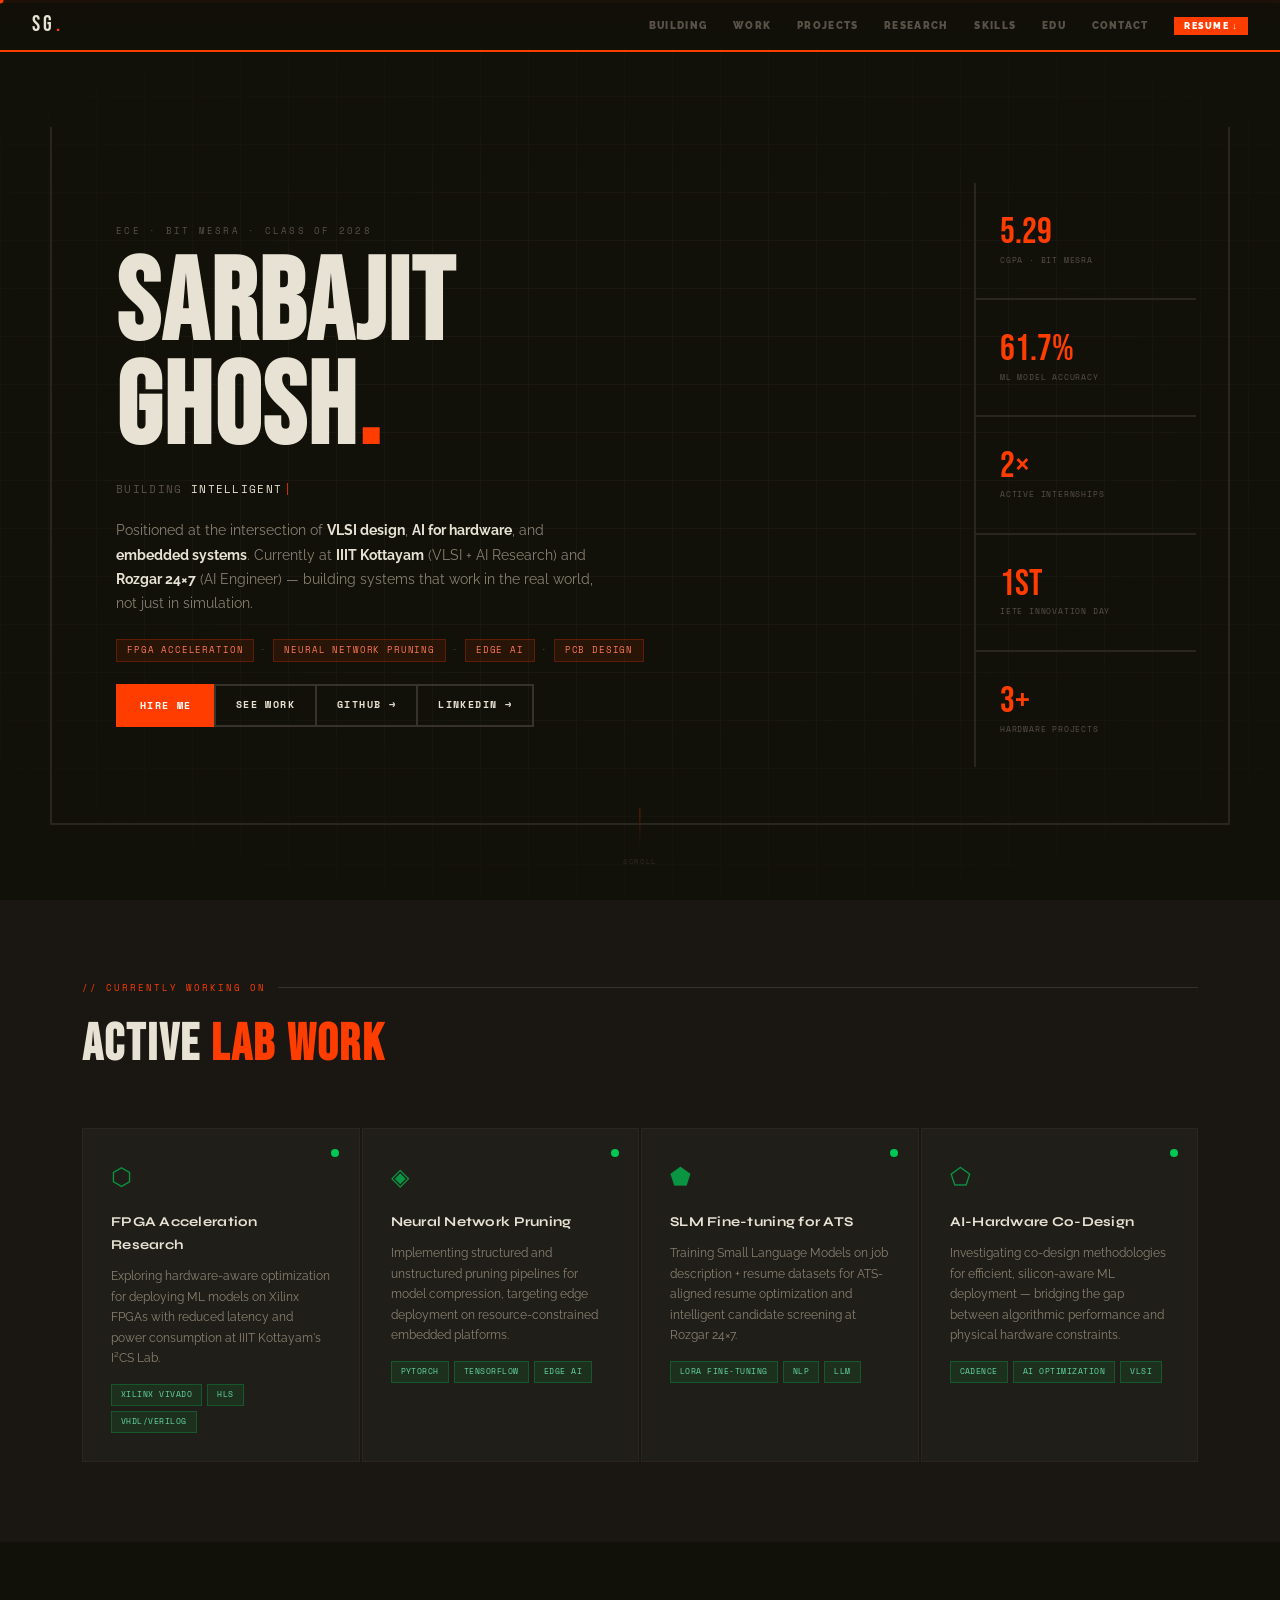
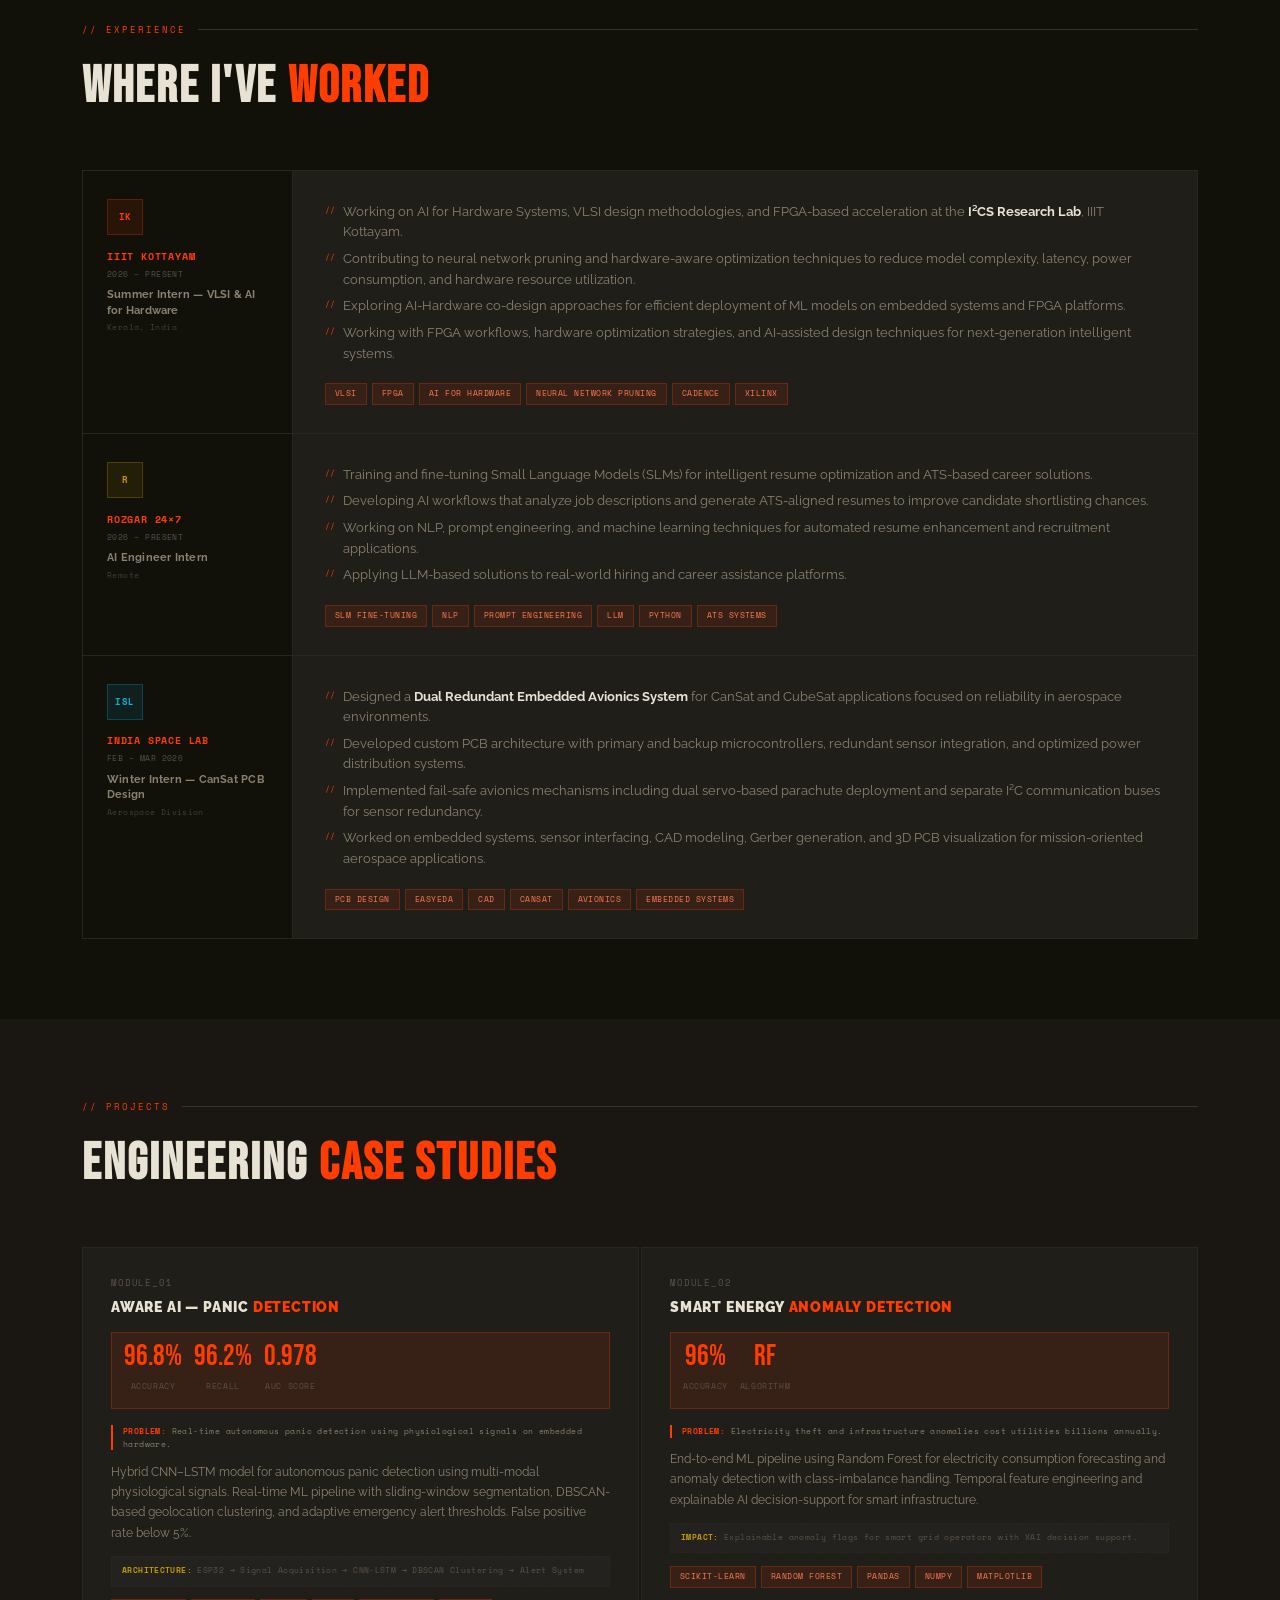
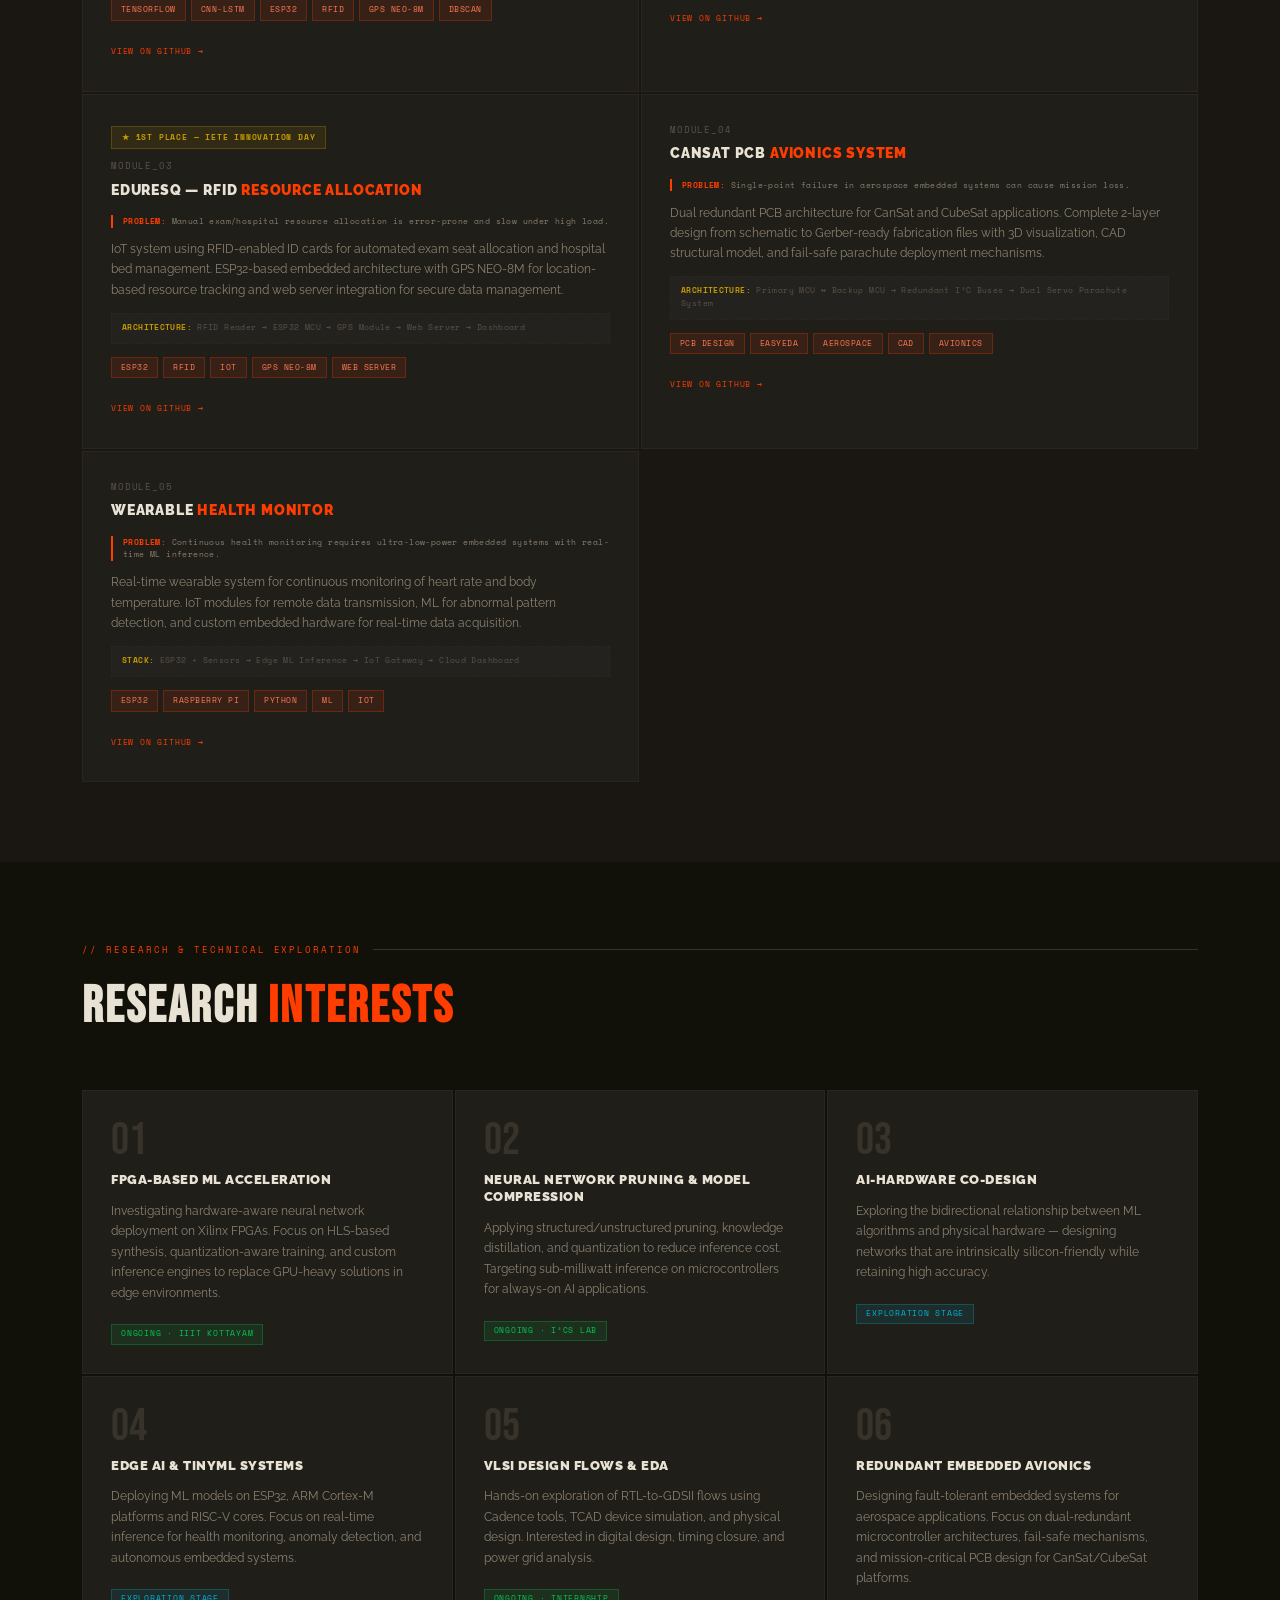
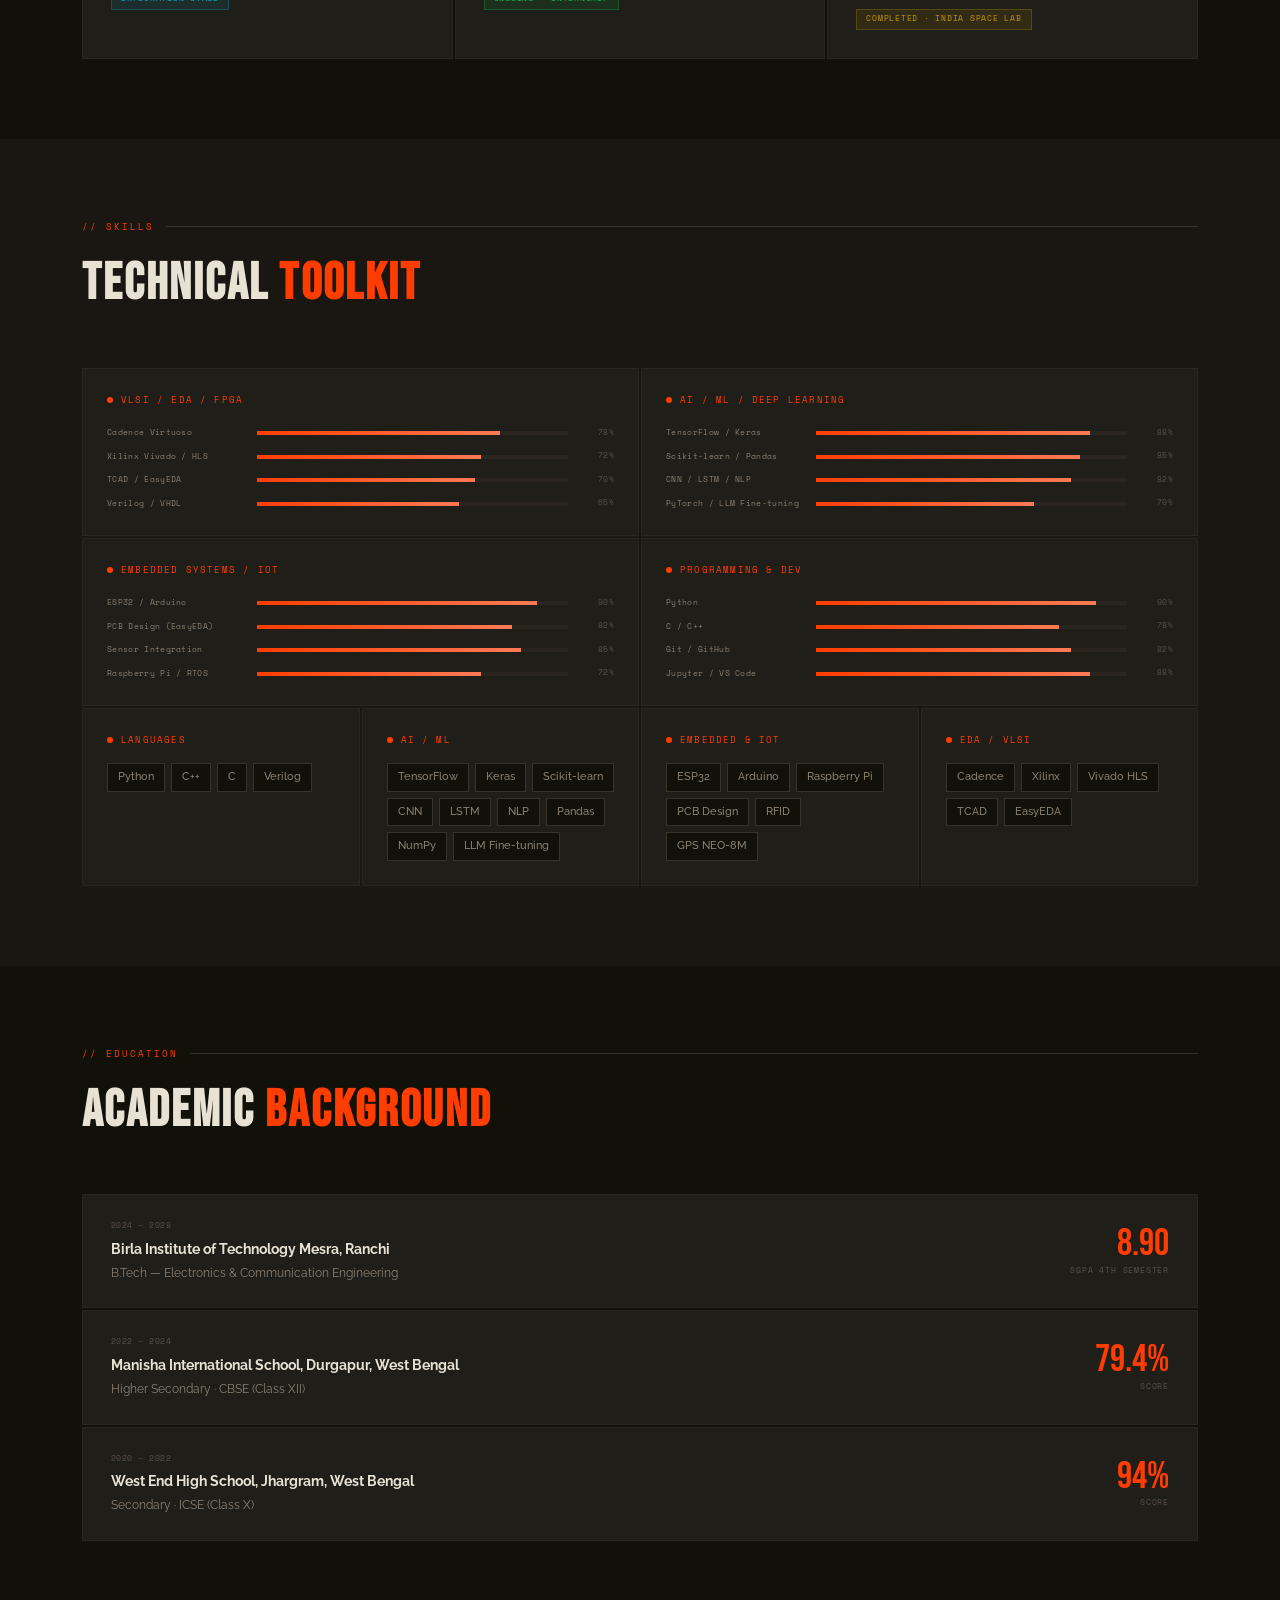
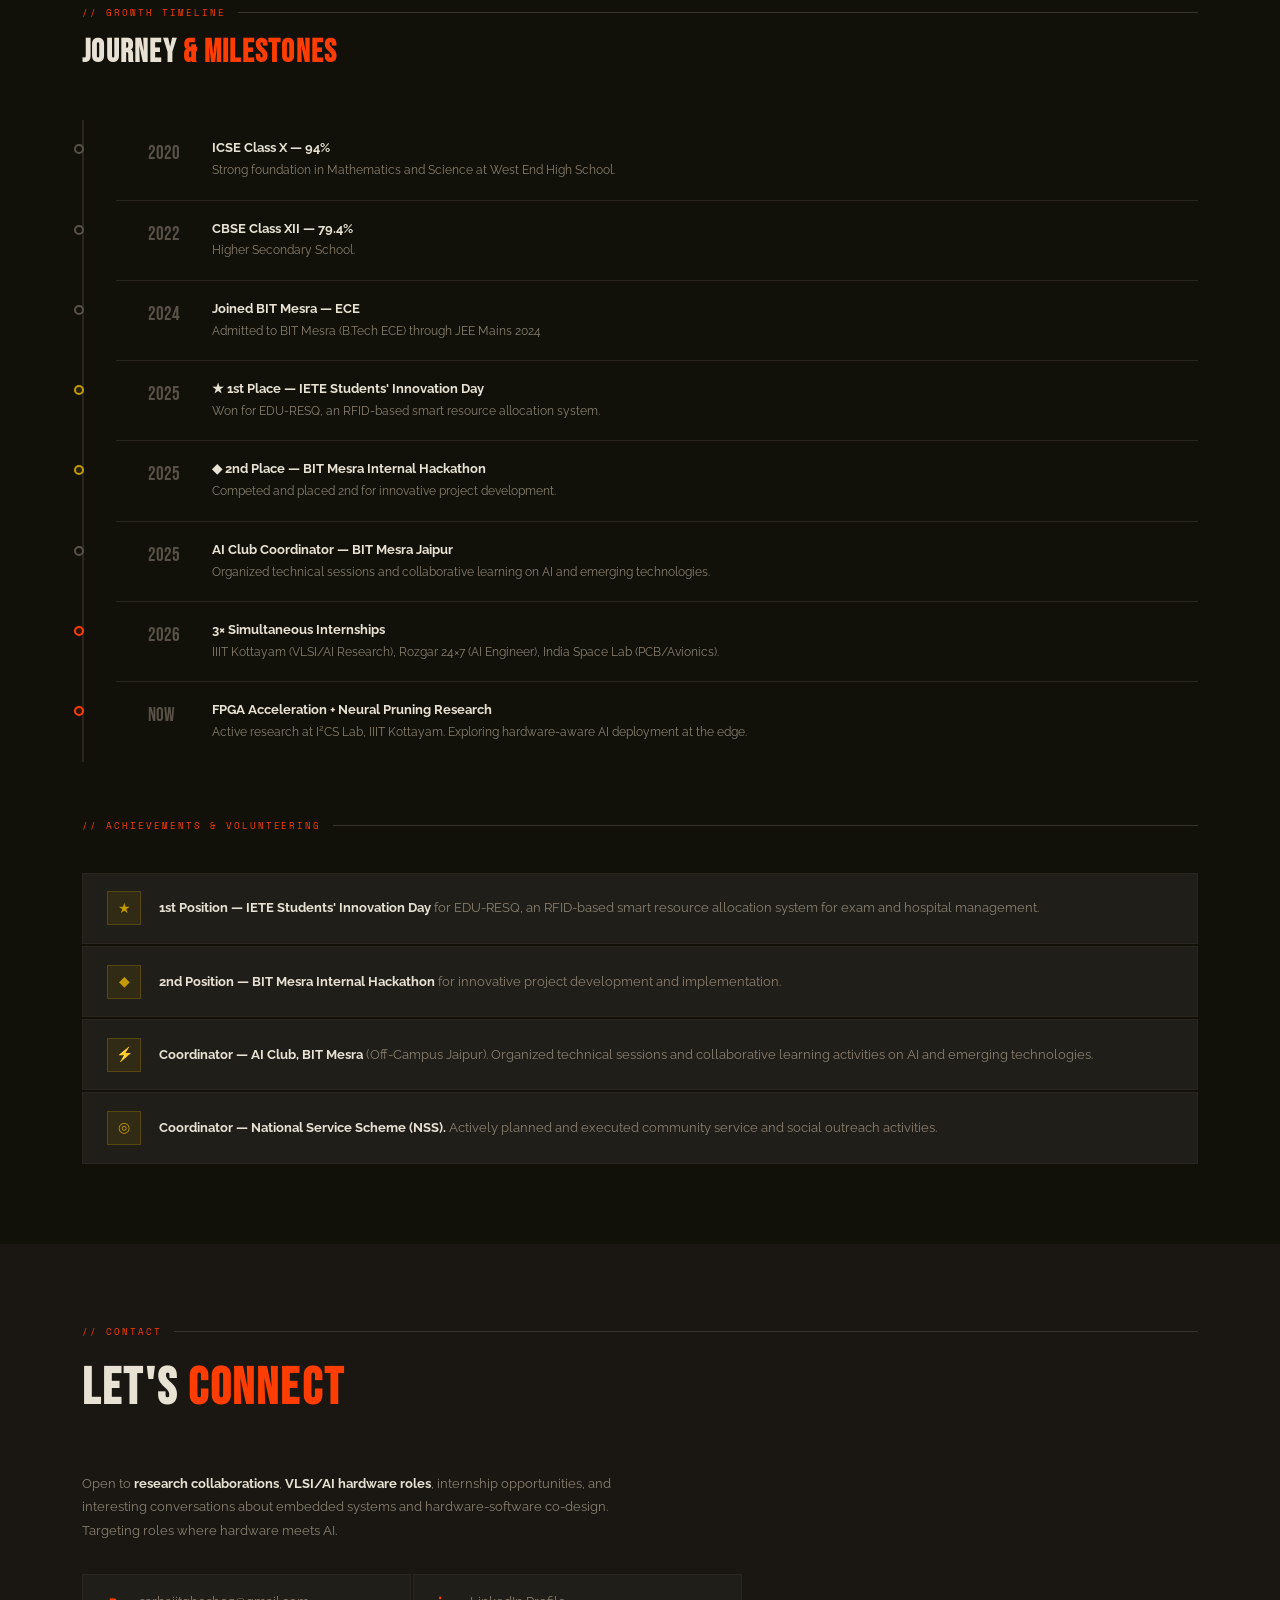
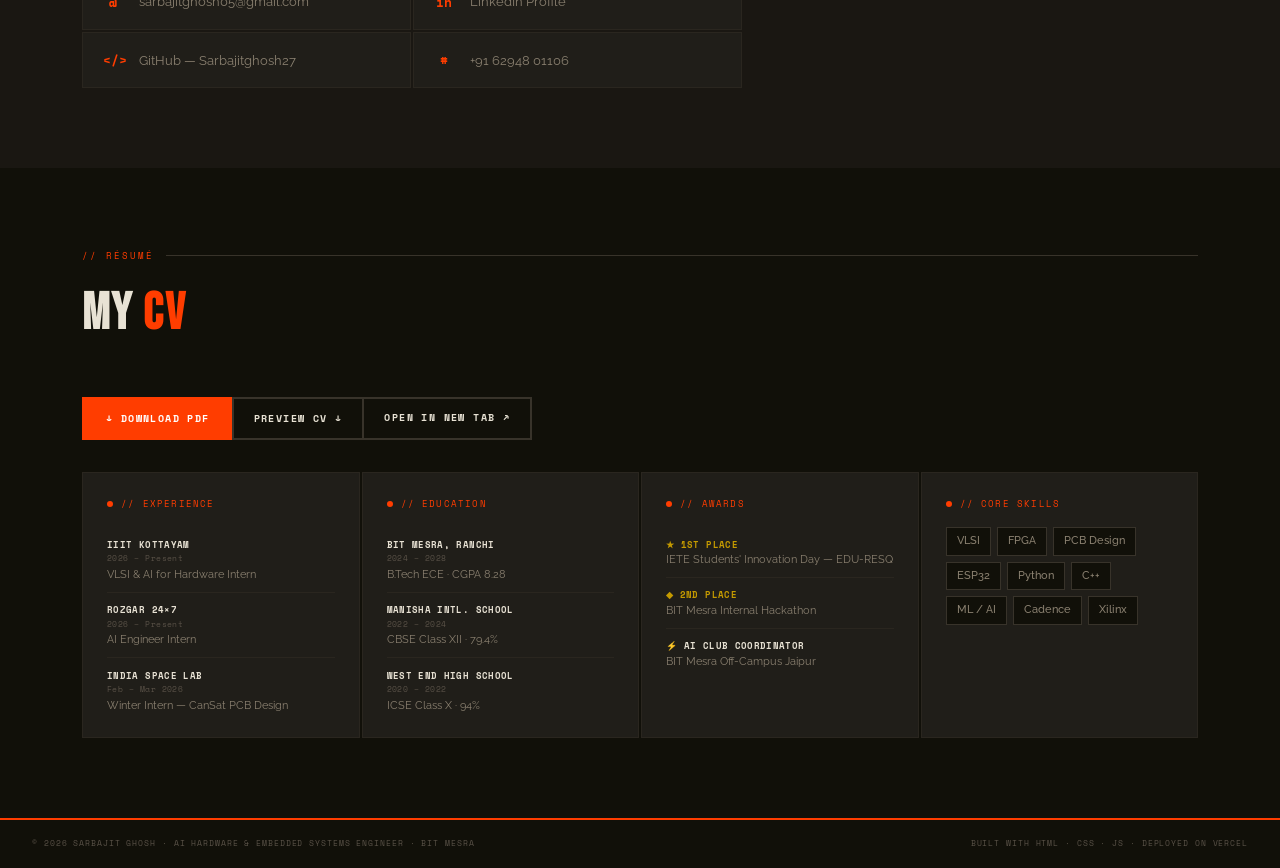
<file: index.html>
<!DOCTYPE html>
<html lang="en">
<head>
  <meta charset="UTF-8" />
  <meta name="viewport" content="width=device-width, initial-scale=1.0" />
  <title>Sarbajit Ghosh — AI Hardware & Embedded Systems Engineer</title>
  <meta name="description" content="Sarbajit Ghosh — AI Hardware & Embedded Systems Engineer. ECE @ BIT Mesra. VLSI Researcher at IIIT Kottayam. Building Intelligent Embedded Systems using FPGA, AI & IoT." />
  <meta name="keywords" content="VLSI, FPGA, Embedded Systems, AI Hardware, ECE, BIT Mesra, IoT, PCB Design, Neural Network Pruning" />
  <meta name="author" content="Sarbajit Ghosh" />
  <!-- Open Graph -->
  <meta property="og:title" content="Sarbajit Ghosh — AI Hardware & Embedded Systems Engineer" />
  <meta property="og:description" content="Building Intelligent Embedded Systems using FPGA, AI and IoT." />
  <meta property="og:type" content="website" />
  <link rel="preconnect" href="https://fonts.googleapis.com" />
  <link rel="preconnect" href="https://fonts.gstatic.com" crossorigin />
  <link href="https://fonts.googleapis.com/css2?family=Bebas+Neue&family=Raleway:wght@300;400;500;700;900&family=Space+Mono:ital,wght@0,400;0,700;1,400&family=Syne:wght@400;700;800&display=swap" rel="stylesheet" />
  <link rel="stylesheet" href="style.css" />
</head>
<body>

  <div class="cursor" id="cursor"></div>
  <div class="cursor-ring" id="cursorRing"></div>
  <div class="noise" aria-hidden="true"></div>

  <!-- LOADER -->
  <div class="loader" id="loader">
    <div class="loader-inner">
      <div class="loader-bar"></div>
      <div class="loader-text">INITIALIZING<span class="loader-dots">...</span></div>
    </div>
  </div>

  <!-- NAV -->
  <nav class="nav" id="nav">
    <a class="nav-logo" href="#home">SG<span>.</span></a>
    <ul class="nav-links">
      <li><a href="#currently-building">BUILDING</a></li>
      <li><a href="#experience">WORK</a></li>
      <li><a href="#projects">PROJECTS</a></li>
      <li><a href="#research">RESEARCH</a></li>
      <li><a href="#skills">SKILLS</a></li>
      <li><a href="#education">EDU</a></li>
      <li><a href="#contact">CONTACT</a></li>
      <li><a href="#resume" class="nav-resume-link">RESUME ↓</a></li>
    </ul>
    <button class="nav-menu-btn" id="menuBtn" aria-label="Toggle menu">
      <span></span><span></span>
    </button>
  </nav>

  <!-- MOBILE MENU -->
  <div class="mobile-menu" id="mobileMenu">
    <ul>
      <li><a href="#currently-building" class="mm-link">BUILDING</a></li>
      <li><a href="#experience" class="mm-link">WORK</a></li>
      <li><a href="#projects" class="mm-link">PROJECTS</a></li>
      <li><a href="#research" class="mm-link">RESEARCH</a></li>
      <li><a href="#skills" class="mm-link">SKILLS</a></li>
      <li><a href="#education" class="mm-link">EDUCATION</a></li>
      <li><a href="#contact" class="mm-link">CONTACT</a></li>
      <li><a href="#resume" class="mm-link">RESUME</a></li>
    </ul>
  </div>

  <!-- HERO -->
  <section class="hero" id="home">
    <div class="hero-grid-bg" aria-hidden="true"></div>
    <div class="hero-inner">
      <div class="hero-left">
        <p class="kicker reveal-up">ECE · BIT MESRA · CLASS OF 2028</p>
        <h1 class="hero-title reveal-up" style="animation-delay:.1s">
          SARBAJIT<br>GHOSH<span class="dot">.</span>
        </h1>
        <div class="hero-typing-wrap reveal-up" style="animation-delay:.16s">
          <span class="typing-prefix">Building&nbsp;</span>
          <span class="typing-text" id="typingText"></span><span class="typing-cursor">|</span>
        </div>
        <p class="hero-desc reveal-up" style="animation-delay:.24s">
          Positioned at the intersection of <strong>VLSI design</strong>, <strong>AI for hardware</strong>, and
          <strong>embedded systems</strong>. Currently at <strong>IIIT Kottayam</strong> (VLSI + AI Research)
          and <strong>Rozgar 24×7</strong> (AI Engineer) — building systems that work in the real world, not just in simulation.
        </p>
        <p class="hero-tagline reveal-up" style="animation-delay:.28s">
          <span class="tag-highlight">FPGA Acceleration</span>
          <span class="tag-sep">·</span>
          <span class="tag-highlight">Neural Network Pruning</span>
          <span class="tag-sep">·</span>
          <span class="tag-highlight">Edge AI</span>
          <span class="tag-sep">·</span>
          <span class="tag-highlight">PCB Design</span>
        </p>
        <div class="hero-btns reveal-up" style="animation-delay:.32s">
          <a class="btn-primary" href="#contact">HIRE ME</a>
          <a class="btn-ghost" href="#projects">SEE WORK</a>
          <a class="btn-ghost" href="https://github.com/Sarbajitghosh27" target="_blank" rel="noopener">GITHUB →</a>
          <a class="btn-ghost" href="https://linkedin.com/in/sarbajit-ghosh-2b96232a0/" target="_blank" rel="noopener">LINKEDIN →</a>
        </div>
      </div>
      <div class="hero-right reveal-up" style="animation-delay:.2s">
        <div class="stat-block">
          <div class="stat-num" data-target="8.28" data-decimals="2">8.28</div>
          <div class="stat-lbl">CGPA · BIT Mesra</div>
        </div>
        <div class="stat-block">
          <div class="stat-num" data-target="96.8" data-suffix="%" data-decimals="1">96.8%</div>
          <div class="stat-lbl">ML Model Accuracy</div>
        </div>
        <div class="stat-block">
          <div class="stat-num" data-target="3" data-suffix="×">3×</div>
          <div class="stat-lbl">Active Internships</div>
        </div>
        <div class="stat-block">
          <div class="stat-num">1ST</div>
          <div class="stat-lbl">IETE Innovation Day</div>
        </div>
        <div class="stat-block">
          <div class="stat-num" data-target="5" data-suffix="+">5+</div>
          <div class="stat-lbl">Hardware Projects</div>
        </div>
      </div>
    </div>
    <div class="hero-scroll-hint">
      <span class="scroll-line"></span>
      <span class="scroll-label">SCROLL</span>
    </div>
  </section>

  <!-- CURRENTLY BUILDING -->
  <section class="section section-building" id="currently-building">
    <div class="container">
      <div class="section-header">
        <p class="section-label">// Currently Working On</p>
        <h2 class="section-title">ACTIVE <span>LAB WORK</span></h2>
      </div>
      <div class="building-grid">
        <div class="building-card reveal-up">
          <div class="building-status pulse-dot"></div>
          <div class="building-icon">⬡</div>
          <div class="building-title">FPGA Acceleration Research</div>
          <div class="building-desc">Exploring hardware-aware optimization for deploying ML models on Xilinx FPGAs with reduced latency and power consumption at IIIT Kottayam's I²CS Lab.</div>
          <div class="building-stack">
            <span class="tag">Xilinx Vivado</span>
            <span class="tag">HLS</span>
            <span class="tag">VHDL/Verilog</span>
          </div>
        </div>
        <div class="building-card reveal-up">
          <div class="building-status pulse-dot"></div>
          <div class="building-icon">◈</div>
          <div class="building-title">Neural Network Pruning</div>
          <div class="building-desc">Implementing structured and unstructured pruning pipelines for model compression, targeting edge deployment on resource-constrained embedded platforms.</div>
          <div class="building-stack">
            <span class="tag">PyTorch</span>
            <span class="tag">TensorFlow</span>
            <span class="tag">Edge AI</span>
          </div>
        </div>
        <div class="building-card reveal-up">
          <div class="building-status pulse-dot"></div>
          <div class="building-icon">⬟</div>
          <div class="building-title">SLM Fine-tuning for ATS</div>
          <div class="building-desc">Training Small Language Models on job description + resume datasets for ATS-aligned resume optimization and intelligent candidate screening at Rozgar 24×7.</div>
          <div class="building-stack">
            <span class="tag">LoRA Fine-tuning</span>
            <span class="tag">NLP</span>
            <span class="tag">LLM</span>
          </div>
        </div>
        <div class="building-card reveal-up">
          <div class="building-status pulse-dot"></div>
          <div class="building-icon">⬠</div>
          <div class="building-title">AI-Hardware Co-Design</div>
          <div class="building-desc">Investigating co-design methodologies for efficient, silicon-aware ML deployment — bridging the gap between algorithmic performance and physical hardware constraints.</div>
          <div class="building-stack">
            <span class="tag">Cadence</span>
            <span class="tag">AI Optimization</span>
            <span class="tag">VLSI</span>
          </div>
        </div>
      </div>
    </div>
  </section>

  <!-- EXPERIENCE -->
  <section class="section section-dark" id="experience">
    <div class="container">
      <div class="section-header">
        <p class="section-label">// Experience</p>
        <h2 class="section-title">WHERE I'VE <span>WORKED</span></h2>
      </div>
      <div class="exp-list">

        <div class="exp-item reveal-up">
          <div class="exp-meta">
            <div class="exp-badge-wrap">
              <div class="exp-badge iiit">IK</div>
            </div>
            <div class="exp-org">IIIT Kottayam</div>
            <div class="exp-period">2026 – PRESENT</div>
            <div class="exp-type">Summer Intern — VLSI &amp; AI for Hardware</div>
            <div class="exp-location">Kerala, India</div>
          </div>
          <div class="exp-body">
            <ul class="exp-bullets">
              <li>Working on AI for Hardware Systems, VLSI design methodologies, and FPGA-based acceleration at the <strong>I²CS Research Lab</strong>, IIIT Kottayam.</li>
              <li>Contributing to neural network pruning and hardware-aware optimization techniques to reduce model complexity, latency, power consumption, and hardware resource utilization.</li>
              <li>Exploring AI-Hardware co-design approaches for efficient deployment of ML models on embedded systems and FPGA platforms.</li>
              <li>Working with FPGA workflows, hardware optimization strategies, and AI-assisted design techniques for next-generation intelligent systems.</li>
            </ul>
            <div class="tags">
              <span class="tag">VLSI</span>
              <span class="tag">FPGA</span>
              <span class="tag">AI for Hardware</span>
              <span class="tag">Neural Network Pruning</span>
              <span class="tag">Cadence</span>
              <span class="tag">Xilinx</span>
            </div>
          </div>
        </div>

        <div class="exp-item reveal-up">
          <div class="exp-meta">
            <div class="exp-badge-wrap">
              <div class="exp-badge rozgar">R</div>
            </div>
            <div class="exp-org">Rozgar 24×7</div>
            <div class="exp-period">2026 – PRESENT</div>
            <div class="exp-type">AI Engineer Intern</div>
            <div class="exp-location">Remote</div>
          </div>
          <div class="exp-body">
            <ul class="exp-bullets">
              <li>Training and fine-tuning Small Language Models (SLMs) for intelligent resume optimization and ATS-based career solutions.</li>
              <li>Developing AI workflows that analyze job descriptions and generate ATS-aligned resumes to improve candidate shortlisting chances.</li>
              <li>Working on NLP, prompt engineering, and machine learning techniques for automated resume enhancement and recruitment applications.</li>
              <li>Applying LLM-based solutions to real-world hiring and career assistance platforms.</li>
            </ul>
            <div class="tags">
              <span class="tag">SLM Fine-tuning</span>
              <span class="tag">NLP</span>
              <span class="tag">Prompt Engineering</span>
              <span class="tag">LLM</span>
              <span class="tag">Python</span>
              <span class="tag">ATS Systems</span>
            </div>
          </div>
        </div>

        <div class="exp-item reveal-up">
          <div class="exp-meta">
            <div class="exp-badge-wrap">
              <div class="exp-badge isl">ISL</div>
            </div>
            <div class="exp-org">India Space Lab</div>
            <div class="exp-period">FEB – MAR 2026</div>
            <div class="exp-type">Winter Intern — CanSat PCB Design</div>
            <div class="exp-location">Aerospace Division</div>
          </div>
          <div class="exp-body">
            <ul class="exp-bullets">
              <li>Designed a <strong>Dual Redundant Embedded Avionics System</strong> for CanSat and CubeSat applications focused on reliability in aerospace environments.</li>
              <li>Developed custom PCB architecture with primary and backup microcontrollers, redundant sensor integration, and optimized power distribution systems.</li>
              <li>Implemented fail-safe avionics mechanisms including dual servo-based parachute deployment and separate I²C communication buses for sensor redundancy.</li>
              <li>Worked on embedded systems, sensor interfacing, CAD modeling, Gerber generation, and 3D PCB visualization for mission-oriented aerospace applications.</li>
            </ul>
            <div class="tags">
              <span class="tag">PCB Design</span>
              <span class="tag">EasyEDA</span>
              <span class="tag">CAD</span>
              <span class="tag">CanSat</span>
              <span class="tag">Avionics</span>
              <span class="tag">Embedded Systems</span>
            </div>
          </div>
        </div>

      </div>
    </div>
  </section>

  <!-- PROJECTS -->
  <section class="section" id="projects">
    <div class="container">
      <div class="section-header">
        <p class="section-label">// Projects</p>
        <h2 class="section-title">ENGINEERING <span>CASE STUDIES</span></h2>
      </div>
      <div class="projects-grid">

        <div class="project-card reveal-up">
          <div class="project-num">MODULE_01</div>
          <div class="project-title">AWARE AI — PANIC <span>DETECTION</span></div>
          <div class="project-metrics">
            <div class="metric"><span class="metric-val">96.8%</span><span class="metric-lbl">Accuracy</span></div>
            <div class="metric"><span class="metric-val">96.2%</span><span class="metric-lbl">Recall</span></div>
            <div class="metric"><span class="metric-val">0.978</span><span class="metric-lbl">AUC Score</span></div>
          </div>
          <div class="project-problem"><span class="prob-label">PROBLEM:</span> Real-time autonomous panic detection using physiological signals on embedded hardware.</div>
          <p class="project-desc">Hybrid CNN–LSTM model for autonomous panic detection using multi-modal physiological signals. Real-time ML pipeline with sliding-window segmentation, DBSCAN-based geolocation clustering, and adaptive emergency alert thresholds. False positive rate below 5%.</p>
          <div class="project-arch">
            <span class="arch-label">ARCHITECTURE:</span> ESP32 → Signal Acquisition → CNN-LSTM → DBSCAN Clustering → Alert System
          </div>
          <div class="tags">
            <span class="tag">TensorFlow</span><span class="tag">CNN-LSTM</span>
            <span class="tag">ESP32</span><span class="tag">RFID</span>
            <span class="tag">GPS NEO-8M</span><span class="tag">DBSCAN</span>
          </div>
          <div class="project-links">
            <a class="proj-link" href="https://github.com/Sarbajitghosh27" target="_blank" rel="noopener">VIEW ON GITHUB →</a>
          </div>
        </div>

        <div class="project-card reveal-up">
          <div class="project-num">MODULE_02</div>
          <div class="project-title">SMART ENERGY <span>ANOMALY DETECTION</span></div>
          <div class="project-metrics">
            <div class="metric"><span class="metric-val">96%</span><span class="metric-lbl">Accuracy</span></div>
            <div class="metric"><span class="metric-val">RF</span><span class="metric-lbl">Algorithm</span></div>
          </div>
          <div class="project-problem"><span class="prob-label">PROBLEM:</span> Electricity theft and infrastructure anomalies cost utilities billions annually.</div>
          <p class="project-desc">End-to-end ML pipeline using Random Forest for electricity consumption forecasting and anomaly detection with class-imbalance handling. Temporal feature engineering and explainable AI decision-support for smart infrastructure.</p>
          <div class="project-arch">
            <span class="arch-label">IMPACT:</span> Explainable anomaly flags for smart grid operators with XAI decision support.
          </div>
          <div class="tags">
            <span class="tag">Scikit-learn</span><span class="tag">Random Forest</span>
            <span class="tag">Pandas</span><span class="tag">NumPy</span><span class="tag">Matplotlib</span>
          </div>
          <div class="project-links">
            <a class="proj-link" href="https://github.com/Sarbajitghosh27/Smart-Energy-Forecasting-Anomaly-Detection-Wastage-Reduction-System-AIML-" target="_blank" rel="noopener">VIEW ON GITHUB →</a>
          </div>
        </div>

        <div class="project-card reveal-up">
          <div class="award-badge">★ 1ST PLACE — IETE INNOVATION DAY</div>
          <div class="project-num">MODULE_03</div>
          <div class="project-title">EDURESQ — RFID <span>RESOURCE ALLOCATION</span></div>
          <div class="project-problem"><span class="prob-label">PROBLEM:</span> Manual exam/hospital resource allocation is error-prone and slow under high load.</div>
          <p class="project-desc">IoT system using RFID-enabled ID cards for automated exam seat allocation and hospital bed management. ESP32-based embedded architecture with GPS NEO-8M for location-based resource tracking and web server integration for secure data management.</p>
          <div class="project-arch">
            <span class="arch-label">ARCHITECTURE:</span> RFID Reader → ESP32 MCU → GPS Module → Web Server → Dashboard
          </div>
          <div class="tags">
            <span class="tag">ESP32</span><span class="tag">RFID</span>
            <span class="tag">IoT</span><span class="tag">GPS NEO-8M</span><span class="tag">Web Server</span>
          </div>
          <div class="project-links">
            <a class="proj-link" href="https://github.com/Sarbajitghosh27/EDU-RESQ" target="_blank" rel="noopener">VIEW ON GITHUB →</a>
          </div>
        </div>

        <div class="project-card reveal-up">
          <div class="project-num">MODULE_04</div>
          <div class="project-title">CANSAT PCB <span>AVIONICS SYSTEM</span></div>
          <div class="project-problem"><span class="prob-label">PROBLEM:</span> Single-point failure in aerospace embedded systems can cause mission loss.</div>
          <p class="project-desc">Dual redundant PCB architecture for CanSat and CubeSat applications. Complete 2-layer design from schematic to Gerber-ready fabrication files with 3D visualization, CAD structural model, and fail-safe parachute deployment mechanisms.</p>
          <div class="project-arch">
            <span class="arch-label">ARCHITECTURE:</span> Primary MCU ↔ Backup MCU → Redundant I²C Buses → Dual Servo Parachute System
          </div>
          <div class="tags">
            <span class="tag">PCB Design</span><span class="tag">EasyEDA</span>
            <span class="tag">Aerospace</span><span class="tag">CAD</span><span class="tag">Avionics</span>
          </div>
          <div class="project-links">
            <a class="proj-link" href="https://github.com/Sarbajitghosh27" target="_blank" rel="noopener">VIEW ON GITHUB →</a>
          </div>
        </div>

        <div class="project-card reveal-up">
          <div class="project-num">MODULE_05</div>
          <div class="project-title">WEARABLE <span>HEALTH MONITOR</span></div>
          <div class="project-problem"><span class="prob-label">PROBLEM:</span> Continuous health monitoring requires ultra-low-power embedded systems with real-time ML inference.</div>
          <p class="project-desc">Real-time wearable system for continuous monitoring of heart rate and body temperature. IoT modules for remote data transmission, ML for abnormal pattern detection, and custom embedded hardware for real-time data acquisition.</p>
          <div class="project-arch">
            <span class="arch-label">STACK:</span> ESP32 + Sensors → Edge ML Inference → IoT Gateway → Cloud Dashboard
          </div>
          <div class="tags">
            <span class="tag">ESP32</span><span class="tag">Raspberry Pi</span>
            <span class="tag">Python</span><span class="tag">ML</span><span class="tag">IoT</span>
          </div>
          <div class="project-links">
            <a class="proj-link" href="https://github.com/Sarbajitghosh27/Smart_health_band_AIML" target="_blank" rel="noopener">VIEW ON GITHUB →</a>
          </div>
        </div>

      </div>
    </div>
  </section>

  <!-- RESEARCH SECTION (NEW) -->
  <section class="section section-dark" id="research">
    <div class="container">
      <div class="section-header">
        <p class="section-label">// Research & Technical Exploration</p>
        <h2 class="section-title">RESEARCH <span>INTERESTS</span></h2>
      </div>
      <div class="research-grid">
        <div class="research-card reveal-up">
          <div class="research-num">01</div>
          <div class="research-title">FPGA-Based ML Acceleration</div>
          <p class="research-body">Investigating hardware-aware neural network deployment on Xilinx FPGAs. Focus on HLS-based synthesis, quantization-aware training, and custom inference engines to replace GPU-heavy solutions in edge environments.</p>
          <div class="research-status active">ONGOING · IIIT KOTTAYAM</div>
        </div>
        <div class="research-card reveal-up">
          <div class="research-num">02</div>
          <div class="research-title">Neural Network Pruning & Model Compression</div>
          <p class="research-body">Applying structured/unstructured pruning, knowledge distillation, and quantization to reduce inference cost. Targeting sub-milliwatt inference on microcontrollers for always-on AI applications.</p>
          <div class="research-status active">ONGOING · I²CS LAB</div>
        </div>
        <div class="research-card reveal-up">
          <div class="research-num">03</div>
          <div class="research-title">AI-Hardware Co-Design</div>
          <p class="research-body">Exploring the bidirectional relationship between ML algorithms and physical hardware — designing networks that are intrinsically silicon-friendly while retaining high accuracy.</p>
          <div class="research-status exploring">EXPLORATION STAGE</div>
        </div>
        <div class="research-card reveal-up">
          <div class="research-num">04</div>
          <div class="research-title">Edge AI & TinyML Systems</div>
          <p class="research-body">Deploying ML models on ESP32, ARM Cortex-M platforms and RISC-V cores. Focus on real-time inference for health monitoring, anomaly detection, and autonomous embedded systems.</p>
          <div class="research-status exploring">EXPLORATION STAGE</div>
        </div>
        <div class="research-card reveal-up">
          <div class="research-num">05</div>
          <div class="research-title">VLSI Design Flows & EDA</div>
          <p class="research-body">Hands-on exploration of RTL-to-GDSII flows using Cadence tools, TCAD device simulation, and physical design. Interested in digital design, timing closure, and power grid analysis.</p>
          <div class="research-status active">ONGOING · INTERNSHIP</div>
        </div>
        <div class="research-card reveal-up">
          <div class="research-num">06</div>
          <div class="research-title">Redundant Embedded Avionics</div>
          <p class="research-body">Designing fault-tolerant embedded systems for aerospace applications. Focus on dual-redundant microcontroller architectures, fail-safe mechanisms, and mission-critical PCB design for CanSat/CubeSat platforms.</p>
          <div class="research-status completed">COMPLETED · INDIA SPACE LAB</div>
        </div>
      </div>
    </div>
  </section>

  <!-- SKILLS DASHBOARD (UPGRADED) -->
  <section class="section" id="skills">
    <div class="container">
      <div class="section-header">
        <p class="section-label">// Skills</p>
        <h2 class="section-title">TECHNICAL <span>TOOLKIT</span></h2>
      </div>
      <div class="skills-dashboard">
        <!-- Skill bars -->
        <div class="skill-domain reveal-up">
          <div class="sd-label">VLSI / EDA / FPGA</div>
          <div class="sd-bars">
            <div class="sd-bar-row">
              <span class="sd-bar-name">Cadence Virtuoso</span>
              <div class="sd-bar-track"><div class="sd-bar-fill" data-width="78"></div></div>
              <span class="sd-pct">78%</span>
            </div>
            <div class="sd-bar-row">
              <span class="sd-bar-name">Xilinx Vivado / HLS</span>
              <div class="sd-bar-track"><div class="sd-bar-fill" data-width="72"></div></div>
              <span class="sd-pct">72%</span>
            </div>
            <div class="sd-bar-row">
              <span class="sd-bar-name">TCAD / EasyEDA</span>
              <div class="sd-bar-track"><div class="sd-bar-fill" data-width="70"></div></div>
              <span class="sd-pct">70%</span>
            </div>
            <div class="sd-bar-row">
              <span class="sd-bar-name">Verilog / VHDL</span>
              <div class="sd-bar-track"><div class="sd-bar-fill" data-width="65"></div></div>
              <span class="sd-pct">65%</span>
            </div>
          </div>
        </div>
        <div class="skill-domain reveal-up">
          <div class="sd-label">AI / ML / Deep Learning</div>
          <div class="sd-bars">
            <div class="sd-bar-row">
              <span class="sd-bar-name">TensorFlow / Keras</span>
              <div class="sd-bar-track"><div class="sd-bar-fill" data-width="88"></div></div>
              <span class="sd-pct">88%</span>
            </div>
            <div class="sd-bar-row">
              <span class="sd-bar-name">Scikit-learn / Pandas</span>
              <div class="sd-bar-track"><div class="sd-bar-fill" data-width="85"></div></div>
              <span class="sd-pct">85%</span>
            </div>
            <div class="sd-bar-row">
              <span class="sd-bar-name">CNN / LSTM / NLP</span>
              <div class="sd-bar-track"><div class="sd-bar-fill" data-width="82"></div></div>
              <span class="sd-pct">82%</span>
            </div>
            <div class="sd-bar-row">
              <span class="sd-bar-name">PyTorch / LLM Fine-tuning</span>
              <div class="sd-bar-track"><div class="sd-bar-fill" data-width="70"></div></div>
              <span class="sd-pct">70%</span>
            </div>
          </div>
        </div>
        <div class="skill-domain reveal-up">
          <div class="sd-label">Embedded Systems / IoT</div>
          <div class="sd-bars">
            <div class="sd-bar-row">
              <span class="sd-bar-name">ESP32 / Arduino</span>
              <div class="sd-bar-track"><div class="sd-bar-fill" data-width="90"></div></div>
              <span class="sd-pct">90%</span>
            </div>
            <div class="sd-bar-row">
              <span class="sd-bar-name">PCB Design (EasyEDA)</span>
              <div class="sd-bar-track"><div class="sd-bar-fill" data-width="82"></div></div>
              <span class="sd-pct">82%</span>
            </div>
            <div class="sd-bar-row">
              <span class="sd-bar-name">Sensor Integration</span>
              <div class="sd-bar-track"><div class="sd-bar-fill" data-width="85"></div></div>
              <span class="sd-pct">85%</span>
            </div>
            <div class="sd-bar-row">
              <span class="sd-bar-name">Raspberry Pi / RTOS</span>
              <div class="sd-bar-track"><div class="sd-bar-fill" data-width="72"></div></div>
              <span class="sd-pct">72%</span>
            </div>
          </div>
        </div>
        <div class="skill-domain reveal-up">
          <div class="sd-label">Programming & Dev</div>
          <div class="sd-bars">
            <div class="sd-bar-row">
              <span class="sd-bar-name">Python</span>
              <div class="sd-bar-track"><div class="sd-bar-fill" data-width="90"></div></div>
              <span class="sd-pct">90%</span>
            </div>
            <div class="sd-bar-row">
              <span class="sd-bar-name">C / C++</span>
              <div class="sd-bar-track"><div class="sd-bar-fill" data-width="78"></div></div>
              <span class="sd-pct">78%</span>
            </div>
            <div class="sd-bar-row">
              <span class="sd-bar-name">Git / GitHub</span>
              <div class="sd-bar-track"><div class="sd-bar-fill" data-width="82"></div></div>
              <span class="sd-pct">82%</span>
            </div>
            <div class="sd-bar-row">
              <span class="sd-bar-name">Jupyter / VS Code</span>
              <div class="sd-bar-track"><div class="sd-bar-fill" data-width="88"></div></div>
              <span class="sd-pct">88%</span>
            </div>
          </div>
        </div>
      </div>
      <!-- Skill chips quick-view -->
      <div class="skills-chips-row reveal-up">
        <div class="skill-card">
          <div class="skill-title">Languages</div>
          <div class="chips">
            <span class="chip">Python</span>
            <span class="chip">C++</span>
            <span class="chip">C</span>
            <span class="chip">Verilog</span>
          </div>
        </div>
        <div class="skill-card">
          <div class="skill-title">AI / ML</div>
          <div class="chips">
            <span class="chip">TensorFlow</span><span class="chip">Keras</span>
            <span class="chip">Scikit-learn</span><span class="chip">CNN</span>
            <span class="chip">LSTM</span><span class="chip">NLP</span>
            <span class="chip">Pandas</span><span class="chip">NumPy</span>
            <span class="chip">LLM Fine-tuning</span>
          </div>
        </div>
        <div class="skill-card">
          <div class="skill-title">Embedded &amp; IoT</div>
          <div class="chips">
            <span class="chip">ESP32</span><span class="chip">Arduino</span>
            <span class="chip">Raspberry Pi</span>
            <span class="chip">PCB Design</span>
            <span class="chip">RFID</span>
            <span class="chip">GPS NEO-8M</span>
          </div>
        </div>
        <div class="skill-card">
          <div class="skill-title">EDA / VLSI</div>
          <div class="chips">
            <span class="chip">Cadence</span><span class="chip">Xilinx</span>
            <span class="chip">Vivado HLS</span>
            <span class="chip">TCAD</span><span class="chip">EasyEDA</span>
          </div>
        </div>
      </div>
    </div>
  </section>

  <!-- EDUCATION + TIMELINE -->
  <section class="section section-dark" id="education">
    <div class="container">
      <div class="section-header">
        <p class="section-label">// Education</p>
        <h2 class="section-title">ACADEMIC <span>BACKGROUND</span></h2>
      </div>
      <div class="edu-list">
        <div class="edu-card reveal-up">
          <div class="edu-info">
            <div class="edu-year">2024 – 2028</div>
            <div class="edu-school">Birla Institute of Technology Mesra, Ranchi</div>
            <div class="edu-degree">B.Tech — Electronics &amp; Communication Engineering</div>
          </div>
          <div class="edu-score-wrap">
            <div class="edu-score">8.90</div>
            <div class="edu-score-lbl">SGPA 4th Semester</div>
          </div>
        </div>
        <div class="edu-card reveal-up">
          <div class="edu-info">
            <div class="edu-year">2022 – 2024</div>
            <div class="edu-school">Manisha International School, Durgapur, West Bengal</div>
            <div class="edu-degree">Higher Secondary · CBSE (Class XII)</div>
          </div>
          <div class="edu-score-wrap">
            <div class="edu-score">79.4%</div>
            <div class="edu-score-lbl">Score</div>
          </div>
        </div>
        <div class="edu-card reveal-up">
          <div class="edu-info">
            <div class="edu-year">2020 – 2022</div>
            <div class="edu-school">West End High School, Jhargram, West Bengal</div>
            <div class="edu-degree">Secondary · ICSE (Class X)</div>
          </div>
          <div class="edu-score-wrap">
            <div class="edu-score">94%</div>
            <div class="edu-score-lbl">Score</div>
          </div>
        </div>
      </div>

      <!-- ACHIEVEMENT TIMELINE (NEW) -->
      <div class="section-header" style="margin-top:4rem">
        <p class="section-label">// Growth Timeline</p>
        <h2 class="section-title" style="font-size: clamp(1.4rem,2.5vw,2rem)">JOURNEY <span>& MILESTONES</span></h2>
      </div>
      <div class="timeline">
        <div class="tl-item reveal-up">
          <div class="tl-dot"></div>
          <div class="tl-year">2020</div>
          <div class="tl-content">
            <div class="tl-title">ICSE Class X — 94%</div>
            <div class="tl-desc">Strong foundation in Mathematics and Science at West End High School.</div>
          </div>
        </div>
        <div class="tl-item reveal-up">
          <div class="tl-dot"></div>
          <div class="tl-year">2022</div>
          <div class="tl-content">
            <div class="tl-title">CBSE Class XII — 79.4%</div>
            <div class="tl-desc">Higher Secondary School.</div>
          </div>
        </div>
        <div class="tl-item reveal-up">
          <div class="tl-dot"></div>
          <div class="tl-year">2024</div>
          <div class="tl-content">
            <div class="tl-title">Joined BIT Mesra — ECE</div>
            <div class="tl-desc">Admitted to BIT Mesra (B.Tech ECE) through JEE Mains 2024</div>
          </div>
        </div>
        <div class="tl-item reveal-up">
          <div class="tl-dot gold"></div>
          <div class="tl-year">2025</div>
          <div class="tl-content">
            <div class="tl-title">★ 1st Place — IETE Students' Innovation Day</div>
            <div class="tl-desc">Won for EDU-RESQ, an RFID-based smart resource allocation system.</div>
          </div>
        </div>
        <div class="tl-item reveal-up">
          <div class="tl-dot gold"></div>
          <div class="tl-year">2025</div>
          <div class="tl-content">
            <div class="tl-title">◆ 2nd Place — BIT Mesra Internal Hackathon</div>
            <div class="tl-desc">Competed and placed 2nd for innovative project development.</div>
          </div>
        </div>
        <div class="tl-item reveal-up">
          <div class="tl-dot"></div>
          <div class="tl-year">2025</div>
          <div class="tl-content">
            <div class="tl-title">AI Club Coordinator — BIT Mesra Jaipur</div>
            <div class="tl-desc">Organized technical sessions and collaborative learning on AI and emerging technologies.</div>
          </div>
        </div>
        <div class="tl-item reveal-up">
          <div class="tl-dot active"></div>
          <div class="tl-year">2026</div>
          <div class="tl-content">
            <div class="tl-title">3× Simultaneous Internships</div>
            <div class="tl-desc">IIIT Kottayam (VLSI/AI Research), Rozgar 24×7 (AI Engineer), India Space Lab (PCB/Avionics).</div>
          </div>
        </div>
        <div class="tl-item reveal-up">
          <div class="tl-dot active pulse-tl"></div>
          <div class="tl-year">NOW</div>
          <div class="tl-content">
            <div class="tl-title">FPGA Acceleration + Neural Pruning Research</div>
            <div class="tl-desc">Active research at I²CS Lab, IIIT Kottayam. Exploring hardware-aware AI deployment at the edge.</div>
          </div>
        </div>
      </div>

      <!-- Achievements -->
      <div class="section-header" style="margin-top:3.5rem">
        <p class="section-label">// Achievements &amp; Volunteering</p>
      </div>
      <div class="ach-list">
        <div class="ach-item reveal-up">
          <div class="ach-icon">★</div>
          <div class="ach-text"><strong>1st Position — IETE Students' Innovation Day</strong> for EDU-RESQ, an RFID-based smart resource allocation system for exam and hospital management.</div>
        </div>
        <div class="ach-item reveal-up">
          <div class="ach-icon">◆</div>
          <div class="ach-text"><strong>2nd Position — BIT Mesra Internal Hackathon</strong> for innovative project development and implementation.</div>
        </div>
        <div class="ach-item reveal-up">
          <div class="ach-icon">⚡</div>
          <div class="ach-text"><strong>Coordinator — AI Club, BIT Mesra</strong> (Off-Campus Jaipur). Organized technical sessions and collaborative learning activities on AI and emerging technologies.</div>
        </div>
        <div class="ach-item reveal-up">
          <div class="ach-icon">◎</div>
          <div class="ach-text"><strong>Coordinator — National Service Scheme (NSS).</strong> Actively planned and executed community service and social outreach activities.</div>
        </div>
      </div>
    </div>
  </section>

  <!-- CONTACT -->
  <section class="section" id="contact">
    <div class="container">
      <div class="section-header">
        <p class="section-label">// Contact</p>
        <h2 class="section-title">LET'S <span>CONNECT</span></h2>
      </div>
      <p class="contact-desc reveal-up">Open to <strong>research collaborations</strong>, <strong>VLSI/AI hardware roles</strong>, internship opportunities, and interesting conversations about embedded systems and hardware-software co-design. Targeting roles where hardware meets AI.</p>
      <div class="contact-grid">
        <a class="contact-link reveal-up" href="mailto:sarbajitghosh05@gmail.com">
          <span class="cl-icon">@</span><span>sarbajitghosh05@gmail.com</span>
        </a>
        <a class="contact-link reveal-up" href="https://linkedin.com/in/sarbajit-ghosh-2b96232a0/" target="_blank" rel="noopener">
          <span class="cl-icon">in</span><span>LinkedIn Profile</span>
        </a>
        <a class="contact-link reveal-up" href="https://github.com/Sarbajitghosh27" target="_blank" rel="noopener">
          <span class="cl-icon">&lt;/&gt;</span><span>GitHub — Sarbajitghosh27</span>
        </a>
        <a class="contact-link reveal-up" href="tel:+916294801106">
          <span class="cl-icon">#</span><span>+91 62948 01106</span>
        </a>
      </div>
    </div>
  </section>

  <!-- RESUME / CV -->
  <section class="section section-dark" id="resume">
    <div class="container">
      <div class="section-header">
        <p class="section-label">// Résumé</p>
        <h2 class="section-title">MY <span>CV</span></h2>
      </div>

      <div class="cv-actions reveal-up">
        <a class="btn-primary" href="Sarbajit_Ghosh_CV.pdf" download="Sarbajit_Ghosh_CV.pdf">
          ↓ DOWNLOAD PDF
        </a>
        <button class="btn-ghost cv-toggle-btn" id="cvToggleBtn" onclick="toggleCV()">
          PREVIEW CV ↓
        </button>
        <a class="btn-ghost" href="Sarbajit_Ghosh_CV.pdf" target="_blank" rel="noopener">
          OPEN IN NEW TAB ↗
        </a>
      </div>

      <div class="cv-viewer-wrap" id="cvViewerWrap">
        <div class="cv-viewer-header">
          <span class="section-label" style="margin:0">// sarbajit_ghosh_cv.pdf</span>
          <button class="cv-close-btn" onclick="toggleCV()">✕ CLOSE</button>
        </div>
        <div class="cv-embed-wrap">
          <iframe
            id="cvIframe"
            class="cv-iframe"
            src=""
            data-src="Sarbajit_Ghosh_CV.pdf"
            title="Sarbajit Ghosh CV"
            loading="lazy"
          ></iframe>
          <div class="cv-fallback" id="cvFallback">
            <p>Your browser can't display PDFs inline.</p>
            <a class="btn-primary" href="Sarbajit_Ghosh_CV.pdf" download>↓ DOWNLOAD PDF INSTEAD</a>
          </div>
        </div>
      </div>

      <div class="cv-summary reveal-up">
        <div class="cv-summary-grid">
          <div class="cv-block">
            <div class="cv-block-label">// Experience</div>
            <div class="cv-entry">
              <span class="cv-entry-title">IIIT Kottayam</span>
              <span class="cv-entry-period">2026 – Present</span>
              <span class="cv-entry-role">VLSI &amp; AI for Hardware Intern</span>
            </div>
            <div class="cv-entry">
              <span class="cv-entry-title">Rozgar 24×7</span>
              <span class="cv-entry-period">2026 – Present</span>
              <span class="cv-entry-role">AI Engineer Intern</span>
            </div>
            <div class="cv-entry">
              <span class="cv-entry-title">India Space Lab</span>
              <span class="cv-entry-period">Feb – Mar 2026</span>
              <span class="cv-entry-role">Winter Intern — CanSat PCB Design</span>
            </div>
          </div>
          <div class="cv-block">
            <div class="cv-block-label">// Education</div>
            <div class="cv-entry">
              <span class="cv-entry-title">BIT Mesra, Ranchi</span>
              <span class="cv-entry-period">2024 – 2028</span>
              <span class="cv-entry-role">B.Tech ECE · CGPA 8.28</span>
            </div>
            <div class="cv-entry">
              <span class="cv-entry-title">Manisha Intl. School</span>
              <span class="cv-entry-period">2022 – 2024</span>
              <span class="cv-entry-role">CBSE Class XII · 79.4%</span>
            </div>
            <div class="cv-entry">
              <span class="cv-entry-title">West End High School</span>
              <span class="cv-entry-period">2020 – 2022</span>
              <span class="cv-entry-role">ICSE Class X · 94%</span>
            </div>
          </div>
          <div class="cv-block">
            <div class="cv-block-label">// Awards</div>
            <div class="cv-entry">
              <span class="cv-entry-title" style="color:var(--gold)">★ 1st Place</span>
              <span class="cv-entry-role">IETE Students' Innovation Day — EDU-RESQ</span>
            </div>
            <div class="cv-entry">
              <span class="cv-entry-title" style="color:var(--gold)">◆ 2nd Place</span>
              <span class="cv-entry-role">BIT Mesra Internal Hackathon</span>
            </div>
            <div class="cv-entry">
              <span class="cv-entry-title">⚡ AI Club Coordinator</span>
              <span class="cv-entry-role">BIT Mesra Off-Campus Jaipur</span>
            </div>
          </div>
          <div class="cv-block">
            <div class="cv-block-label">// Core Skills</div>
            <div class="chips" style="margin-top:4px">
              <span class="chip">VLSI</span>
              <span class="chip">FPGA</span>
              <span class="chip">PCB Design</span>
              <span class="chip">ESP32</span>
              <span class="chip">Python</span>
              <span class="chip">C++</span>
              <span class="chip">ML / AI</span>
              <span class="chip">Cadence</span>
              <span class="chip">Xilinx</span>
            </div>
          </div>
        </div>
      </div>
    </div>
  </section>

  <!-- FOOTER -->
  <footer class="footer">
    <span class="footer-text">© 2026 SARBAJIT GHOSH · AI HARDWARE &amp; EMBEDDED SYSTEMS ENGINEER · BIT MESRA</span>
    <span class="footer-text">BUILT WITH HTML · CSS · JS · DEPLOYED ON VERCEL</span>
  </footer>

  <script src="script.js"></script>
</body>
</html>
</file>
<file: style.css>
/* =============================================
   SARBAJIT GHOSH — PORTFOLIO
   Theme: Brutalist Premium Dark v2.0
   AI Hardware & Embedded Systems Engineer
   Fonts: Bebas Neue · Raleway · Space Mono · Syne
   ============================================= */

/* ── RESET & BASE ── */
*, *::before, *::after { box-sizing: border-box; margin: 0; padding: 0; }
html { scroll-behavior: smooth; }

:root {
  --bg:           #1a1712;
  --bg-dark:      #111009;
  --bg-card:      #201e19;
  --red:          #ff3d00;
  --red-dim:      rgba(255,61,0,0.10);
  --red-border:   rgba(255,61,0,0.26);
  --cream:        #e8e2d4;
  --muted:        #8a8070;
  --dim:          #5a5248;
  --border:       #2a261f;
  --border-light: #38332a;
  --gold:         #c49a00;
  --gold-dim:     rgba(196,154,0,0.10);
  --gold-border:  rgba(196,154,0,0.26);
  --green:        #00c853;
  --green-dim:    rgba(0,200,83,0.10);
  --green-border: rgba(0,200,83,0.26);
  --blue:         #00b4d8;
  --blue-dim:     rgba(0,180,216,0.10);
  --blue-border:  rgba(0,180,216,0.26);
}

body {
  background: var(--bg);
  color: var(--cream);
  font-family: 'Raleway', sans-serif;
  font-size: 15px;
  line-height: 1.7;
  overflow-x: hidden;
  cursor: none;
}
@media (hover: none) {
  body { cursor: auto; }
  .cursor, .cursor-ring { display: none; }
}
::selection { background: var(--red); color: #fff; }

/* ── NOISE ── */
.noise {
  position: fixed; inset: 0; z-index: 0; pointer-events: none;
  opacity: 0.03;
  background-image: url("data:image/svg+xml,%3Csvg viewBox='0 0 256 256' xmlns='http://www.w3.org/2000/svg'%3E%3Cfilter id='noise'%3E%3CfeTurbulence type='fractalNoise' baseFrequency='0.9' numOctaves='4' stitchTiles='stitch'/%3E%3C/filter%3E%3Crect width='100%25' height='100%25' filter='url(%23noise)'/%3E%3C/svg%3E");
  background-size: 180px 180px;
}

/* ── LOADER ── */
.loader {
  position: fixed; inset: 0; z-index: 9999;
  background: var(--bg-dark);
  display: flex; align-items: center; justify-content: center;
  transition: opacity 0.5s 0.3s, visibility 0.5s 0.3s;
}
.loader.hidden { opacity: 0; visibility: hidden; pointer-events: none; }
.loader-inner { text-align: center; }
.loader-bar {
  width: 180px; height: 2px;
  background: var(--border);
  margin: 0 auto 12px;
  position: relative; overflow: hidden;
}
.loader-bar::after {
  content: '';
  position: absolute; left: -100%; top: 0;
  width: 100%; height: 100%;
  background: var(--red);
  animation: loaderSweep 1.2s cubic-bezier(0.4,0,0.2,1) forwards;
}
@keyframes loaderSweep {
  to { left: 100%; }
}
.loader-text {
  font-family: 'Space Mono', monospace;
  font-size: 9px; letter-spacing: .22em;
  color: var(--dim); text-transform: uppercase;
}
.loader-dots { animation: blink 1s steps(3, end) infinite; }
@keyframes blink {
  0%   { opacity: 0; }
  33%  { opacity: 1; }
  66%  { opacity: 0; }
  100% { opacity: 0; }
}

/* ── CURSOR ── */
.cursor {
  width: 7px; height: 7px; border-radius: 50%;
  background: var(--red); position: fixed;
  pointer-events: none; z-index: 9999;
  transform: translate(-50%, -50%);
}
.cursor-ring {
  width: 32px; height: 32px; border-radius: 50%;
  border: 1px solid var(--red-border); position: fixed;
  pointer-events: none; z-index: 9998;
  transform: translate(-50%, -50%);
  transition: width 0.2s, height 0.2s, opacity 0.2s;
}
.cursor-ring.hovering { width: 48px; height: 48px; opacity: 0.5; }

/* ── NAV ── */
.nav {
  position: fixed; top: 0; left: 0; right: 0; z-index: 100;
  height: 52px;
  display: flex; align-items: center; justify-content: space-between;
  padding: 0 2rem;
  background: rgba(17,16,9,0.92);
  backdrop-filter: blur(14px);
  border-bottom: 2px solid var(--red);
  transition: background 0.3s;
}
.nav-logo {
  font-family: 'Bebas Neue', sans-serif;
  font-size: 22px; letter-spacing: .15em;
  color: var(--cream); text-decoration: none;
}
.nav-logo span { color: var(--red); }
.nav-links { display: flex; gap: 1.6rem; list-style: none; }
.nav-links a {
  font-size: 9.5px; font-weight: 900; letter-spacing: .14em;
  color: var(--dim); text-decoration: none; text-transform: uppercase;
  transition: color 0.2s; position: relative; padding-bottom: 2px;
}
.nav-links a::after {
  content: ''; position: absolute; bottom: -2px; left: 0; right: 0;
  height: 1px; background: var(--red);
  transform: scaleX(0); transform-origin: left;
  transition: transform 0.25s ease;
}
.nav-links a:hover { color: var(--cream); }
.nav-links a:hover::after { transform: scaleX(1); }
.nav-menu-btn {
  display: none; flex-direction: column; gap: 5px;
  background: none; border: none; cursor: pointer; padding: 4px;
}
.nav-menu-btn span {
  display: block; width: 22px; height: 2px;
  background: var(--cream); transition: all 0.25s;
}
.nav-menu-btn.open span:first-child { transform: translateY(7px) rotate(45deg); }
.nav-menu-btn.open span:last-child  { transform: translateY(-7px) rotate(-45deg); }

/* ── MOBILE MENU ── */
.mobile-menu {
  position: fixed; inset: 0; z-index: 99;
  background: var(--bg-dark);
  display: flex; align-items: center; justify-content: center;
  opacity: 0; pointer-events: none; transition: opacity 0.25s;
}
.mobile-menu.open { opacity: 1; pointer-events: all; }
.mobile-menu ul { list-style: none; text-align: center; }
.mobile-menu ul li { margin: 1.2rem 0; }
.mm-link {
  font-family: 'Bebas Neue', sans-serif;
  font-size: 2.8rem; letter-spacing: .1em;
  color: var(--cream); text-decoration: none; transition: color 0.2s;
}
.mm-link:hover { color: var(--red); }

/* ── REVEAL ANIMATION ── */
.reveal-up {
  opacity: 0; transform: translateY(28px);
  animation: revealUp 0.65s cubic-bezier(0.22,1,0.36,1) forwards;
}
@keyframes revealUp {
  to { opacity: 1; transform: translateY(0); }
}

/* ── HERO ── */
.hero {
  min-height: 100vh; padding-top: 52px;
  display: flex; align-items: center;
  background: var(--bg-dark);
  position: relative; overflow: hidden;
}
.hero-grid-bg {
  position: absolute; inset: 0; pointer-events: none;
  background-image:
    linear-gradient(var(--border) 1px, transparent 1px),
    linear-gradient(90deg, var(--border) 1px, transparent 1px);
  background-size: 48px 48px;
  opacity: 0.35;
  mask-image: radial-gradient(ellipse 80% 60% at 50% 50%, black 40%, transparent 100%);
}
.hero::before {
  content: ''; position: absolute;
  top: 0; left: 0; right: 0; height: 3px;
  background: var(--red);
}
.hero-inner {
  display: grid; grid-template-columns: 1fr 220px;
  width: 100%; max-width: 1180px;
  margin: 0 auto; padding: 3.5rem 2rem;
  border: 2px solid var(--border); border-top: none;
  position: relative; z-index: 1;
}
.hero-left {
  padding: 2.5rem 2.5rem 2.5rem 2rem;
  border-right: 2px solid var(--border);
}
.kicker {
  font-family: 'Space Mono', monospace;
  font-size: 9px; letter-spacing: .25em;
  color: var(--dim); text-transform: uppercase; margin-bottom: 1rem;
}
.hero-title {
  font-family: 'Bebas Neue', sans-serif;
  font-size: clamp(4rem, 9vw, 7.5rem);
  line-height: .9; letter-spacing: .02em;
  margin-bottom: 1.1rem; color: var(--cream);
}
.hero-title .dot { color: var(--red); }

/* TYPING */
.hero-typing-wrap {
  font-family: 'Space Mono', monospace;
  font-size: 11px; letter-spacing: .12em;
  color: var(--red); text-transform: uppercase;
  margin-bottom: 1.2rem;
  display: flex; align-items: center;
  height: 20px;
}
.typing-prefix { color: var(--dim); }
.typing-text { color: var(--cream); }
.typing-cursor {
  color: var(--red);
  animation: blinkCursor 0.8s step-end infinite;
  margin-left: 2px;
}
@keyframes blinkCursor { 50% { opacity: 0; } }

/* TAGLINE */
.hero-tagline {
  display: flex; flex-wrap: wrap; gap: 0.5rem 0;
  align-items: center; margin-bottom: 1.4rem;
  font-family: 'Space Mono', monospace;
  font-size: 8.5px; letter-spacing: .1em; text-transform: uppercase;
}
.tag-highlight {
  background: var(--red-dim); border: 1px solid var(--red-border);
  color: #ff7a55; padding: 3px 10px;
}
.tag-sep { color: var(--dim); padding: 0 6px; }

.hero-desc {
  font-size: 13.5px; color: var(--muted);
  max-width: 500px; line-height: 1.8; margin-bottom: 1.5rem;
}
.hero-desc strong { color: var(--cream); font-weight: 700; }
.hero-btns { display: flex; gap: 0; flex-wrap: wrap; row-gap: 6px; }

.btn-primary {
  background: var(--red); color: #fff;
  font-family: 'Space Mono', monospace;
  font-size: 10px; font-weight: 700; letter-spacing: .14em;
  padding: 11px 22px; text-decoration: none; text-transform: uppercase;
  border: 2px solid var(--red); transition: background 0.2s, transform 0.15s;
  display: inline-block;
}
.btn-primary:hover { background: #ff5520; transform: translateY(-1px); }
.btn-ghost {
  background: transparent; color: var(--cream);
  font-family: 'Space Mono', monospace;
  font-size: 10px; font-weight: 700; letter-spacing: .14em;
  padding: 10px 20px; text-decoration: none; text-transform: uppercase;
  border: 2px solid var(--border-light); margin-left: -2px;
  transition: border-color 0.2s, color 0.2s, transform 0.15s;
  display: inline-block;
}
.btn-ghost:hover { border-color: var(--red); color: var(--red); transform: translateY(-1px); }

/* STATS */
.hero-right { display: flex; flex-direction: column; }
.stat-block {
  flex: 1; padding: 1.1rem 1.5rem;
  border-bottom: 2px solid var(--border);
  display: flex; flex-direction: column; justify-content: center;
  transition: background 0.2s;
}
.stat-block:last-child { border-bottom: none; }
.stat-block:hover { background: rgba(255,61,0,.04); }
.stat-num {
  font-family: 'Bebas Neue', sans-serif;
  font-size: 2.3rem; color: var(--red); line-height: 1;
}
.stat-lbl {
  font-family: 'Space Mono', monospace;
  font-size: 8px; color: var(--dim);
  letter-spacing: .1em; text-transform: uppercase; margin-top: 3px;
}

/* SCROLL HINT */
.hero-scroll-hint {
  position: absolute; bottom: 2rem; left: 50%;
  transform: translateX(-50%);
  display: flex; flex-direction: column; align-items: center; gap: 8px;
  opacity: 0.4;
}
.scroll-line {
  width: 1px; height: 40px;
  background: linear-gradient(to bottom, var(--red), transparent);
  animation: scrollPulse 2s ease-in-out infinite;
}
@keyframes scrollPulse {
  0%, 100% { opacity: 0.4; transform: scaleY(1); }
  50% { opacity: 1; transform: scaleY(1.2); }
}
.scroll-label {
  font-family: 'Space Mono', monospace;
  font-size: 7px; letter-spacing: .22em;
  color: var(--dim); text-transform: uppercase;
}

/* ── SECTIONS ── */
.section { padding: 5rem 0; }
.section-dark { background: var(--bg-dark); }
.container { max-width: 1180px; margin: 0 auto; padding: 0 2rem; }
.section-header { margin-bottom: 2.5rem; }
.section-label {
  font-family: 'Space Mono', monospace;
  font-size: 9px; color: var(--red); letter-spacing: .22em;
  text-transform: uppercase; margin-bottom: 6px;
  display: flex; align-items: center; gap: 12px;
}
.section-label::after {
  content: ''; display: block; height: 1px; flex: 1;
  background: var(--border-light);
}
.section-title {
  font-family: 'Bebas Neue', sans-serif;
  font-size: clamp(2rem, 4vw, 3.2rem);
  letter-spacing: .04em; color: var(--cream);
}
.section-title span { color: var(--red); }

/* ── CURRENTLY BUILDING ── */
.section-building { background: var(--bg); }
.building-grid {
  display: grid; grid-template-columns: repeat(auto-fit, minmax(260px, 1fr));
  gap: 2px;
}
.building-card {
  background: var(--bg-card); border: 1px solid var(--border);
  padding: 1.75rem; position: relative;
  transition: border-color 0.25s, background 0.25s;
}
.building-card:hover { border-color: var(--green-border); background: rgba(0,200,83,0.02); }
.building-card::before {
  content: ''; position: absolute; top: 0; left: 0; right: 0; height: 2px;
  background: var(--green);
  transform: scaleX(0); transform-origin: left;
  transition: transform 0.4s cubic-bezier(0.22,1,0.36,1);
}
.building-card:hover::before { transform: scaleX(1); }
.building-status {
  position: absolute; top: 1.2rem; right: 1.2rem;
}
.pulse-dot {
  width: 8px; height: 8px; border-radius: 50%;
  background: var(--green);
  animation: livePulse 2s ease-in-out infinite;
}
@keyframes livePulse {
  0%, 100% { box-shadow: 0 0 0 0 rgba(0,200,83,0.4); }
  50% { box-shadow: 0 0 0 6px rgba(0,200,83,0); }
}
.building-icon {
  font-size: 1.5rem; color: var(--green); margin-bottom: 0.8rem;
  opacity: 0.7;
}
.building-title {
  font-family: 'Syne', sans-serif;
  font-size: 13.5px; font-weight: 700; color: var(--cream);
  margin-bottom: 0.6rem; letter-spacing: .02em;
}
.building-desc {
  font-size: 12px; color: var(--muted); line-height: 1.7;
  margin-bottom: 1rem;
}
.building-stack { display: flex; flex-wrap: wrap; gap: 5px; }
.building-stack .tag {
  background: var(--green-dim); border-color: var(--green-border);
  color: #66d9a6;
}

/* ── EXPERIENCE ── */
.exp-list { display: flex; flex-direction: column; gap: 0; }
.exp-item {
  display: grid; grid-template-columns: 210px 1fr;
  border: 1px solid var(--border); border-top: none;
  background: var(--bg-card); transition: border-color 0.25s;
}
.exp-item:first-child { border-top: 1px solid var(--border); }
.exp-item:hover { border-color: var(--border-light); }
.exp-meta {
  padding: 1.75rem 1.5rem;
  border-right: 1px solid var(--border);
  background: var(--bg-dark);
}
.exp-badge-wrap { margin-bottom: 0.8rem; }
.exp-badge {
  width: 36px; height: 36px;
  display: flex; align-items: center; justify-content: center;
  font-family: 'Space Mono', monospace;
  font-size: 9px; font-weight: 700; letter-spacing: .04em;
  border: 1px solid;
}
.exp-badge.iiit { border-color: var(--red-border); color: var(--red); background: var(--red-dim); }
.exp-badge.rozgar { border-color: var(--gold-border); color: var(--gold); background: var(--gold-dim); }
.exp-badge.isl { border-color: var(--blue-border); color: var(--blue); background: var(--blue-dim); }
.exp-org {
  font-family: 'Space Mono', monospace;
  font-size: 10px; color: var(--red); font-weight: 700;
  letter-spacing: .08em; text-transform: uppercase; margin-bottom: 4px;
}
.exp-period {
  font-family: 'Space Mono', monospace;
  font-size: 7.5px; color: var(--dim); letter-spacing: .06em; margin-bottom: 6px;
}
.exp-type {
  font-size: 11px; font-weight: 700; color: var(--muted);
  letter-spacing: .02em; line-height: 1.4; margin-bottom: 4px;
}
.exp-location {
  font-family: 'Space Mono', monospace;
  font-size: 7.5px; color: var(--dim); letter-spacing: .05em; opacity: 0.7;
}
.exp-body { padding: 1.75rem 2rem; }
.exp-bullets { list-style: none; margin-bottom: 1rem; }
.exp-bullets li {
  font-size: 12.5px; color: var(--muted);
  padding: 3px 0 3px 18px; position: relative; line-height: 1.65;
}
.exp-bullets li::before {
  content: '//'; position: absolute; left: 0; top: 5px;
  font-family: 'Space Mono', monospace;
  color: var(--red); font-size: 8px; letter-spacing: -.05em;
}
.exp-bullets li strong { color: var(--cream); }

/* ── TAGS ── */
.tags { display: flex; flex-wrap: wrap; gap: 5px; }
.tag {
  font-family: 'Space Mono', monospace;
  font-size: 8px; padding: 3px 9px; letter-spacing: .06em; text-transform: uppercase;
  background: var(--red-dim); border: 1px solid var(--red-border); color: #ff7a55;
  transition: background 0.2s, color 0.2s;
}
.tag:hover { background: rgba(255,61,0,.2); color: #ffaa88; }

/* ── PROJECTS ── */
.projects-grid {
  display: grid; grid-template-columns: 1fr 1fr; gap: 2px;
}
.project-card {
  background: var(--bg-card); border: 1px solid var(--border);
  padding: 1.75rem; position: relative; overflow: hidden;
  transition: border-color 0.25s;
}
.project-card:hover { border-color: var(--border-light); }
.project-card::before {
  content: ''; position: absolute; top: 0; left: 0; right: 0; height: 3px;
  background: var(--red);
  transform: scaleX(0); transform-origin: left;
  transition: transform 0.35s cubic-bezier(0.22,1,0.36,1);
}
.project-card:hover::before { transform: scaleX(1); }
.project-num {
  font-family: 'Space Mono', monospace;
  font-size: 8.5px; color: var(--dim); letter-spacing: .1em; margin-bottom: 8px;
}
.project-title {
  font-size: 13.5px; font-weight: 900; letter-spacing: .06em;
  text-transform: uppercase; margin-bottom: 1rem; line-height: 1.3; color: var(--cream);
}
.project-title span { color: var(--red); }
.project-metrics {
  display: flex; gap: 12px;
  background: var(--red-dim); border: 1px solid var(--red-border);
  padding: 10px 12px; margin-bottom: 1rem;
}
.metric { text-align: center; }
.metric-val {
  font-family: 'Bebas Neue', sans-serif;
  font-size: 1.8rem; color: var(--red); display: block; line-height: 1;
}
.metric-lbl {
  font-family: 'Space Mono', monospace;
  font-size: 7.5px; color: var(--dim); letter-spacing: .08em;
  text-transform: uppercase; margin-top: 2px;
}
.project-problem {
  font-family: 'Space Mono', monospace;
  font-size: 8px; color: var(--muted); letter-spacing: .05em;
  margin-bottom: 0.7rem; line-height: 1.6;
  border-left: 2px solid var(--red); padding-left: 10px;
}
.prob-label { color: var(--red); font-weight: 700; }
.project-desc {
  font-size: 12px; color: var(--muted); line-height: 1.7; margin-bottom: 0.8rem;
}
.project-arch {
  font-family: 'Space Mono', monospace;
  font-size: 7.5px; color: var(--dim); letter-spacing: .05em;
  margin-bottom: 0.8rem; line-height: 1.7;
  background: rgba(255,255,255,0.02); padding: 8px 10px;
  border: 1px dashed var(--border);
}
.arch-label { color: var(--gold); font-weight: 700; }
.project-links { margin-top: 1rem; }
.proj-link {
  font-family: 'Space Mono', monospace;
  font-size: 8px; letter-spacing: .1em; color: var(--red);
  text-decoration: none; text-transform: uppercase;
  transition: opacity 0.2s;
}
.proj-link:hover { opacity: 0.7; }
.award-badge {
  display: inline-flex; align-items: center; gap: 6px;
  font-family: 'Space Mono', monospace;
  font-size: 8px; font-weight: 700; letter-spacing: .1em; text-transform: uppercase;
  padding: 4px 10px; margin-bottom: 10px;
  background: var(--gold-dim); border: 1px solid var(--gold-border); color: var(--gold);
}

/* ── RESEARCH SECTION ── */
.research-grid {
  display: grid; grid-template-columns: repeat(auto-fit, minmax(300px, 1fr));
  gap: 2px;
}
.research-card {
  background: var(--bg-card); border: 1px solid var(--border);
  padding: 1.75rem; position: relative;
  transition: border-color 0.25s;
}
.research-card:hover { border-color: var(--blue-border); }
.research-num {
  font-family: 'Bebas Neue', sans-serif;
  font-size: 2.8rem; color: var(--border-light);
  line-height: 1; margin-bottom: 0.5rem;
  transition: color 0.25s;
}
.research-card:hover .research-num { color: var(--red); }
.research-title {
  font-size: 13px; font-weight: 900; color: var(--cream);
  letter-spacing: .04em; text-transform: uppercase;
  margin-bottom: 0.75rem; line-height: 1.3;
}
.research-body {
  font-size: 12px; color: var(--muted); line-height: 1.7;
  margin-bottom: 1rem;
}
.research-status {
  font-family: 'Space Mono', monospace;
  font-size: 7.5px; letter-spacing: .1em; text-transform: uppercase;
  padding: 3px 9px; display: inline-block;
}
.research-status.active {
  background: var(--green-dim); border: 1px solid var(--green-border); color: var(--green);
}
.research-status.exploring {
  background: var(--blue-dim); border: 1px solid var(--blue-border); color: var(--blue);
}
.research-status.completed {
  background: var(--gold-dim); border: 1px solid var(--gold-border); color: var(--gold);
}

/* ── SKILLS DASHBOARD ── */
.skills-dashboard {
  display: grid; grid-template-columns: 1fr 1fr;
  gap: 2px; margin-bottom: 2px;
}
.skill-domain {
  background: var(--bg-card); border: 1px solid var(--border);
  padding: 1.5rem; transition: border-color 0.25s;
}
.skill-domain:hover { border-color: var(--border-light); }
.sd-label {
  font-family: 'Space Mono', monospace;
  font-size: 8.5px; color: var(--red); letter-spacing: .14em;
  text-transform: uppercase; margin-bottom: 1.2rem;
  display: flex; align-items: center; gap: 8px;
}
.sd-label::before {
  content: ''; width: 6px; height: 6px; border-radius: 50%;
  background: var(--red); display: block; flex-shrink: 0;
}
.sd-bars { display: flex; flex-direction: column; gap: 10px; }
.sd-bar-row {
  display: grid; grid-template-columns: 140px 1fr 36px;
  align-items: center; gap: 10px;
}
.sd-bar-name {
  font-family: 'Space Mono', monospace;
  font-size: 8px; color: var(--muted); letter-spacing: .04em; white-space: nowrap;
  overflow: hidden; text-overflow: ellipsis;
}
.sd-bar-track {
  height: 4px; background: var(--border);
  position: relative; overflow: hidden;
}
.sd-bar-fill {
  height: 100%; width: 0%;
  background: linear-gradient(90deg, var(--red), #ff7a55);
  transition: width 1.2s cubic-bezier(0.22,1,0.36,1);
}
.sd-pct {
  font-family: 'Space Mono', monospace;
  font-size: 7.5px; color: var(--dim); text-align: right; letter-spacing: .04em;
}

/* Skills chips quick view */
.skills-chips-row {
  display: grid; grid-template-columns: repeat(auto-fit, minmax(200px, 1fr));
  gap: 2px; margin-top: 2px;
}
.skill-card {
  background: var(--bg-card); border: 1px solid var(--border);
  padding: 1.5rem; transition: border-color 0.25s;
}
.skill-card:hover { border-color: var(--border-light); }
.skill-title {
  font-family: 'Space Mono', monospace;
  font-size: 8.5px; color: var(--red); letter-spacing: .14em;
  text-transform: uppercase; margin-bottom: 1rem;
  display: flex; align-items: center; gap: 8px;
}
.skill-title::before {
  content: ''; width: 6px; height: 6px; border-radius: 50%;
  background: var(--red); display: block; flex-shrink: 0;
}
.chips { display: flex; flex-wrap: wrap; gap: 6px; }
.chip {
  font-size: 11px; padding: 4px 10px;
  background: var(--bg-dark); border: 1px solid var(--border-light);
  color: var(--muted); font-weight: 500; transition: color 0.2s, border-color 0.2s;
}
.chip:hover { color: var(--cream); border-color: var(--dim); }

/* ── EDUCATION ── */
.edu-list { display: flex; flex-direction: column; gap: 2px; }
.edu-card {
  background: var(--bg-card); border: 1px solid var(--border);
  padding: 1.5rem 1.75rem;
  display: flex; justify-content: space-between; align-items: center; gap: 1.5rem;
  transition: border-color 0.25s;
}
.edu-card:hover { border-color: var(--border-light); }
.edu-year {
  font-family: 'Space Mono', monospace;
  font-size: 8px; color: var(--dim); letter-spacing: .06em; margin-bottom: 5px;
}
.edu-school { font-size: 13.5px; font-weight: 700; color: var(--cream); }
.edu-degree { font-size: 11.5px; color: var(--muted); margin-top: 3px; }
.edu-score-wrap { text-align: right; flex-shrink: 0; }
.edu-score {
  font-family: 'Bebas Neue', sans-serif;
  font-size: 2.4rem; color: var(--red); line-height: 1;
}
.edu-score-lbl {
  font-family: 'Space Mono', monospace;
  font-size: 8px; color: var(--dim); letter-spacing: .1em; text-transform: uppercase;
}

/* ── TIMELINE ── */
.timeline {
  position: relative; padding-left: 2rem;
  border-left: 2px solid var(--border);
  display: flex; flex-direction: column; gap: 0;
}
.tl-item {
  position: relative; padding: 1.25rem 0 1.25rem 2rem;
  border-bottom: 1px solid var(--border);
  display: grid; grid-template-columns: 48px 1fr; gap: 1rem;
}
.tl-item:last-child { border-bottom: none; }
.tl-dot {
  position: absolute; left: -2.6rem; top: 1.5rem;
  width: 10px; height: 10px; border-radius: 50%;
  background: var(--bg-dark); border: 2px solid var(--dim);
  transition: border-color 0.2s;
}
.tl-dot.gold { border-color: var(--gold); background: var(--gold-dim); }
.tl-dot.active { border-color: var(--red); background: var(--red-dim); }
.tl-dot.pulse-tl { animation: tlPulse 2s ease-in-out infinite; }
@keyframes tlPulse {
  0%, 100% { box-shadow: 0 0 0 0 rgba(255,61,0,0.4); }
  50% { box-shadow: 0 0 0 6px rgba(255,61,0,0); }
}
.tl-item:hover .tl-dot { border-color: var(--red); }
.tl-year {
  font-family: 'Bebas Neue', sans-serif;
  font-size: 1.2rem; color: var(--dim); line-height: 1.3;
  padding-top: 2px;
}
.tl-content {}
.tl-title {
  font-size: 13px; font-weight: 700; color: var(--cream);
  margin-bottom: 4px; line-height: 1.3;
}
.tl-desc {
  font-size: 11.5px; color: var(--muted); line-height: 1.6;
}

/* ── ACHIEVEMENTS ── */
.ach-list { display: flex; flex-direction: column; gap: 2px; }
.ach-item {
  background: var(--bg-card); border: 1px solid var(--border);
  padding: 1.1rem 1.5rem;
  display: flex; align-items: center; gap: 1.1rem;
  transition: border-color 0.25s;
}
.ach-item:hover { border-color: var(--border-light); }
.ach-icon {
  width: 34px; height: 34px; flex-shrink: 0;
  display: flex; align-items: center; justify-content: center;
  background: var(--gold-dim); border: 1px solid var(--gold-border);
  color: var(--gold); font-size: 14px;
}
.ach-text { font-size: 12.5px; color: var(--muted); line-height: 1.6; }
.ach-text strong { color: var(--cream); font-weight: 700; }

/* ── CONTACT ── */
.contact-desc {
  font-size: 13px; color: var(--muted);
  max-width: 560px; line-height: 1.8; margin-bottom: 2rem;
}
.contact-desc strong { color: var(--cream); }
.contact-grid {
  display: grid; grid-template-columns: 1fr 1fr;
  gap: 2px; max-width: 660px;
}
.contact-link {
  display: flex; align-items: center; gap: 1rem;
  padding: 1rem 1.25rem;
  background: var(--bg-card); border: 1px solid var(--border);
  color: var(--muted); text-decoration: none; font-size: 12.5px;
  transition: all 0.2s;
}
.contact-link:hover { border-color: var(--red); color: var(--cream); }
.cl-icon {
  font-family: 'Space Mono', monospace;
  font-size: 13px; color: var(--red); flex-shrink: 0;
  width: 20px; text-align: center; font-weight: 700;
}

/* ── RESUME / CV SECTION ── */
.nav-resume-link {
  background: var(--red) !important;
  color: #fff !important;
  padding: 4px 10px !important;
  font-size: 9px !important;
}
.nav-resume-link:hover { opacity: 0.85; }
.nav-resume-link::after { display: none !important; }
.cv-actions {
  display: flex; gap: 0; flex-wrap: wrap; margin-bottom: 2rem;
}
.cv-viewer-wrap {
  display: none;
  border: 1px solid var(--border-light);
  margin-bottom: 2.5rem;
  background: var(--bg-card);
  overflow: hidden;
}
.cv-viewer-wrap.open { display: block; }
.cv-viewer-header {
  display: flex; justify-content: space-between; align-items: center;
  padding: 0.7rem 1.25rem;
  background: var(--bg-dark);
  border-bottom: 1px solid var(--border);
}
.cv-close-btn {
  font-family: 'Space Mono', monospace;
  font-size: 8.5px; letter-spacing: .1em;
  color: var(--dim); background: none; border: none; cursor: pointer;
  transition: color 0.2s;
}
.cv-close-btn:hover { color: var(--red); }
.cv-embed-wrap { position: relative; }
.cv-iframe {
  display: block; width: 100%; height: 680px;
  border: none; background: #fff;
}
.cv-fallback {
  display: none; padding: 3rem 2rem; text-align: center;
  font-size: 13px; color: var(--muted);
  gap: 1rem; flex-direction: column; align-items: center;
}
.cv-fallback.visible { display: flex; }
.cv-summary { margin-top: 0.5rem; }
.cv-summary-grid {
  display: grid;
  grid-template-columns: repeat(auto-fit, minmax(230px, 1fr));
  gap: 2px;
}
.cv-block {
  background: var(--bg-card);
  border: 1px solid var(--border);
  padding: 1.5rem;
  transition: border-color 0.25s;
}
.cv-block:hover { border-color: var(--border-light); }
.cv-block-label {
  font-family: 'Space Mono', monospace;
  font-size: 8.5px; color: var(--red);
  letter-spacing: .14em; text-transform: uppercase;
  margin-bottom: 1rem;
  display: flex; align-items: center; gap: 8px;
}
.cv-block-label::before {
  content: ''; width: 6px; height: 6px; border-radius: 50%;
  background: var(--red); display: block; flex-shrink: 0;
}
.cv-entry {
  display: flex; flex-direction: column;
  padding: 0.6rem 0;
  border-bottom: 1px solid var(--border);
}
.cv-entry:last-child { border-bottom: none; padding-bottom: 0; }
.cv-entry-title {
  font-family: 'Space Mono', monospace;
  font-size: 9px; font-weight: 700; color: var(--cream);
  letter-spacing: .04em; text-transform: uppercase;
}
.cv-entry-period {
  font-family: 'Space Mono', monospace;
  font-size: 7.5px; color: var(--dim);
  letter-spacing: .06em; margin: 1px 0;
}
.cv-entry-role { font-size: 11px; color: var(--muted); line-height: 1.4; }

/* ── FOOTER ── */
.footer {
  padding: 1.1rem 2rem;
  display: flex; justify-content: space-between; align-items: center;
  flex-wrap: wrap; gap: 0.75rem;
  border-top: 2px solid var(--red); background: var(--bg-dark);
}
.footer-text {
  font-family: 'Space Mono', monospace;
  font-size: 7.5px; color: var(--dim); letter-spacing: .12em; text-transform: uppercase;
}

/* ── RESPONSIVE ── */
@media (max-width: 1050px) {
  .skills-dashboard { grid-template-columns: 1fr; }
}
@media (max-width: 900px) {
  .hero-inner { grid-template-columns: 1fr; }
  .hero-left { border-right: none; border-bottom: 2px solid var(--border); }
  .hero-right { flex-direction: row; flex-wrap: wrap; }
  .stat-block { flex: 1 1 45%; border-bottom: none; border: 1px solid var(--border); }
  .projects-grid { grid-template-columns: 1fr; }
  .contact-grid { grid-template-columns: 1fr; }
  .exp-item { grid-template-columns: 1fr; }
  .exp-meta { border-right: none; border-bottom: 1px solid var(--border); }
  .research-grid { grid-template-columns: 1fr; }
  .sd-bar-row { grid-template-columns: 110px 1fr 32px; }
}
@media (max-width: 640px) {
  .nav-links { display: none; }
  .nav-menu-btn { display: flex; }
  .hero-title { font-size: 4rem; }
  .hero-inner { padding: 2rem 1rem; }
  .hero-left { padding: 1.5rem 1rem; }
  .stat-block { flex: 1 1 100%; }
  .skills-chips-row { grid-template-columns: 1fr; }
  .edu-card { flex-direction: column; align-items: flex-start; }
  .edu-score-wrap { text-align: left; }
  .contact-grid { grid-template-columns: 1fr; }
  .container { padding: 0 1rem; }
  .section { padding: 3.5rem 0; }
  .cv-iframe { height: 420px; }
  .cv-summary-grid { grid-template-columns: 1fr; }
  .cv-actions { flex-direction: column; }
  .tl-item { grid-template-columns: 36px 1fr; }
  .building-grid { grid-template-columns: 1fr; }
  .hero-tagline { gap: 4px 0; }
  .tag-sep { display: none; }
}
</file>
